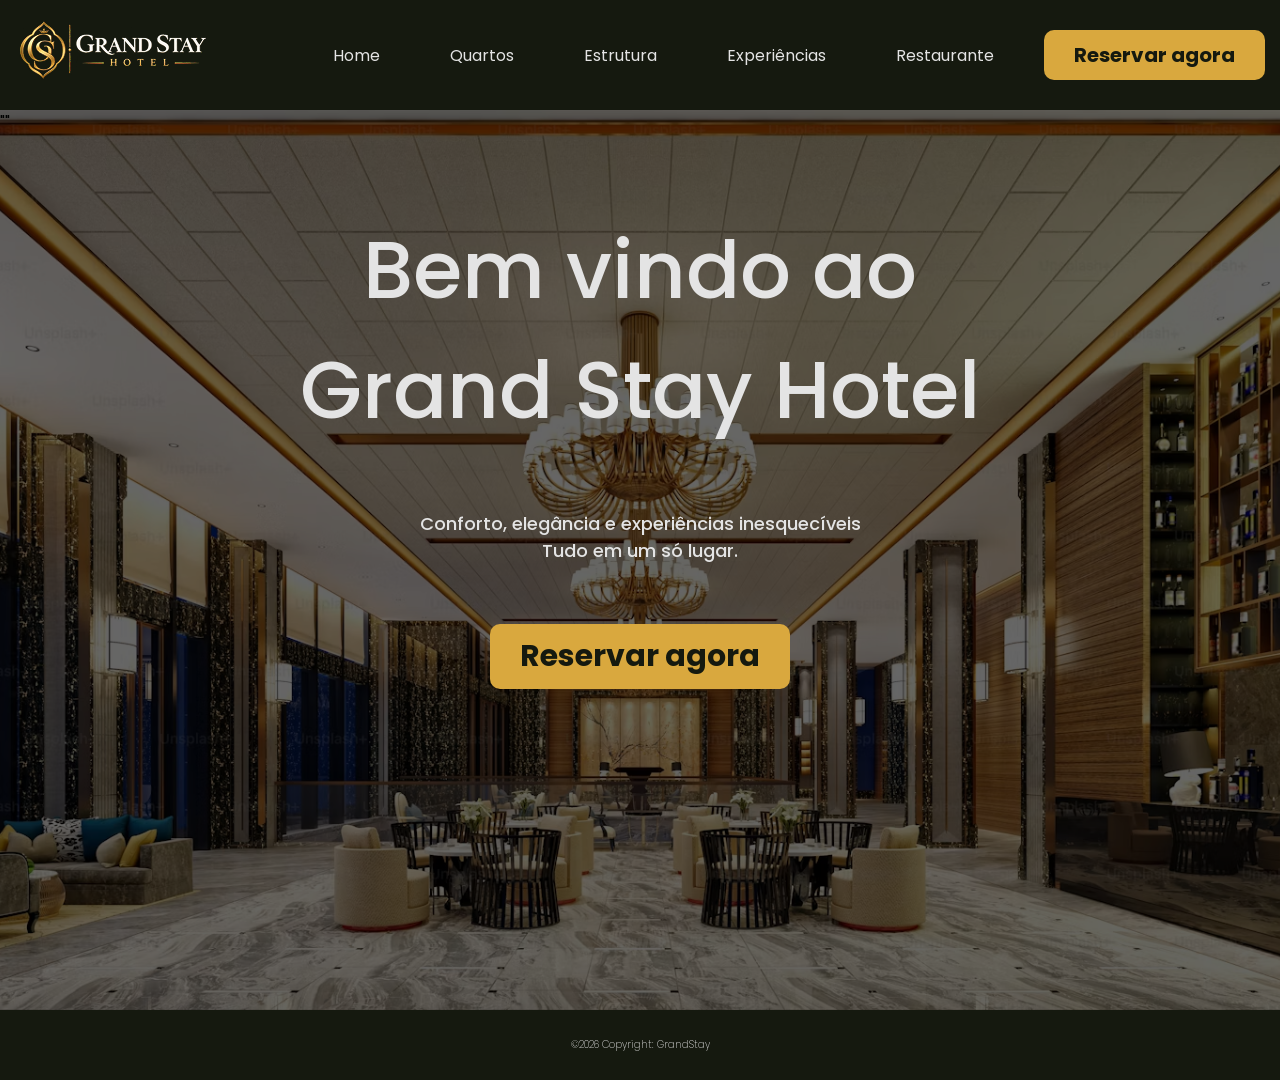
<file: index.html>
<!DOCTYPE html>
<html lang="pt-br">

<head>
    <meta charset="UTF-8">
    <meta name="viewport" content="width=device-width, initial-scale=1.0">
    <link rel="stylesheet" href="./css/style.css">
    <link rel="icon" type="image/png" href="./assets/icon.png">
    <title>Grand-Stay</title>
</head>

<body>
    <header>
        <section class="logo">
            <a href="./index.html">
                <img src="./assets/logo-1 1.png" alt="">
            </a>
        </section>
        <section class="nav-itens">
            <input type="checkbox" id="menu-toggle">
            <label for="menu-toggle" class="menu-icon">
                <svg xmlns="http://www.w3.org/2000/svg" width="40" height="40" viewBox="0 0 24 24" fill="none"
                    stroke="currentColor" stroke-width="2" stroke-linecap="round" stroke-linejoin="round"
                    class="lucide lucide-menu-icon lucide-menu">
                    <path d="M4 5h16" />
                    <path d="M4 12h16" />
                    <path d="M4 19h16" />
                </svg>
            </label>
            <nav>
                <ul>
                    <li><a href="./index.html">Home</a></li>
                    <li><a href="./pages/rooms.html">Quartos</a></li>
                    <li><a href="./pages/structure.html">Estrutura</a></li>
                    <li><a href="./pages/experiencias.html">Experiências</a></li>
                    <li><a href="./pages/restaurant.html">Restaurante</a></li>
                    <li><a href="./pages/fun.html">Lazer</a></li>
                </ul>
            </nav>
        </section>
        <section class="btn-nav">
            <a href="./pages/rooms.html" class="btn btn-nav">Reservar agora</a>
        </section>
    </header>
    <main>
        <div class="dark-overlay">""</div>
        <section class="home">
            <h1>Bem vindo ao <br> Grand Stay Hotel</h1>
            <p>Conforto, elegância e experiências inesquecíveis Tudo em um só lugar.</p>
            <a href="./pages/rooms.html" class="btn ">Reservar agora</a>
        </section>

    </main>
    <footer>
        <p>&copy;2026 Copyright: GrandStay</p>
    </footer>
</body>

</html>
</file>
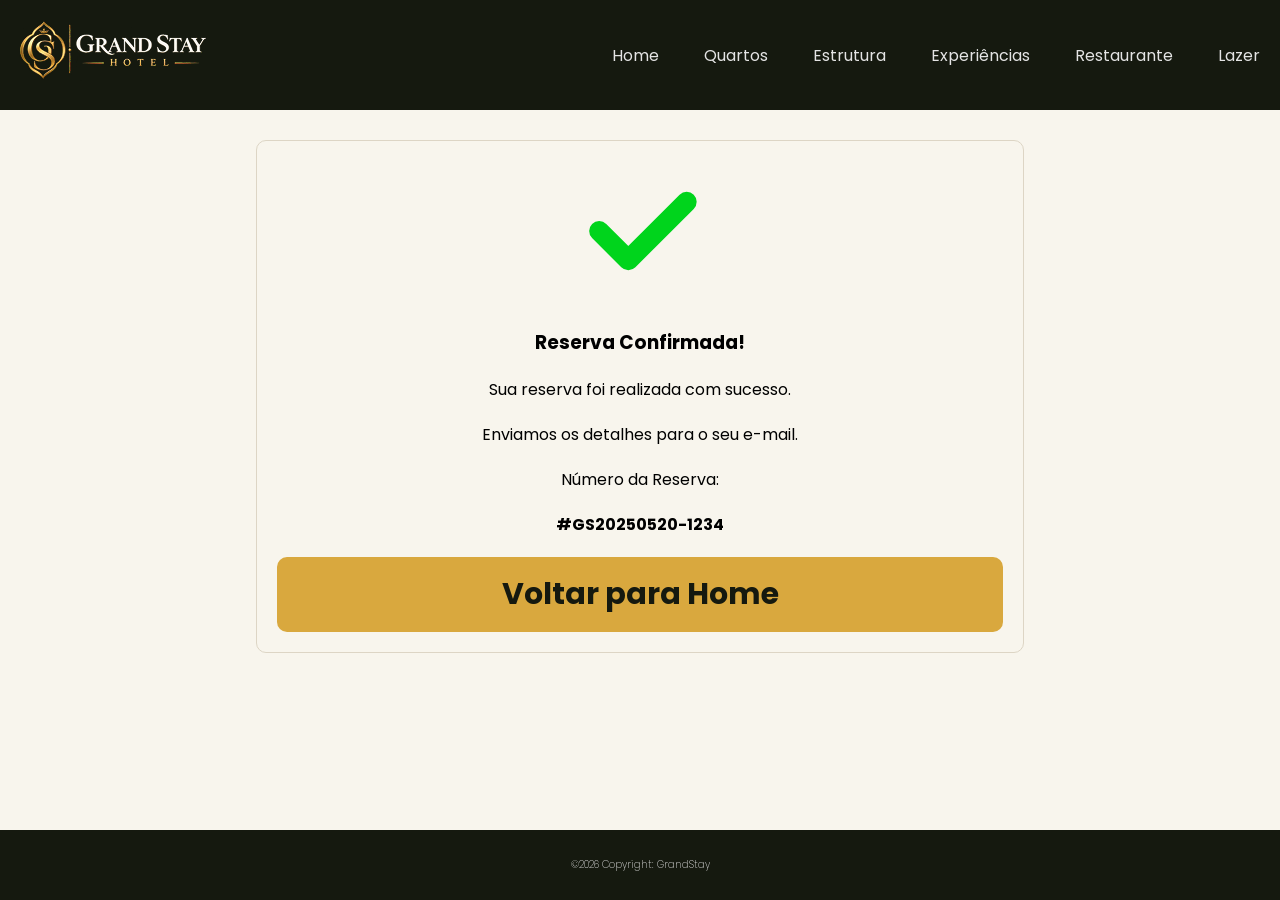
<file: pages/confirmation.html>
<!DOCTYPE html>
<html lang="en">
<head>
    <meta charset="UTF-8">
    <meta name="viewport" content="width=device-width, initial-scale=1.0">
    <link rel="icon" type="image/png" href="../assets/icon.png">
    <link rel="stylesheet" href="../css/confirmation.css">
    <title>Grand-Stay/Confirmação de Reserva</title>
</head>
<body>
    <header>
        <section class="logo">
            <a href="../index.html">
                <img src="../assets/logo-1 1.png" alt="">
            </a>
        </section>
        <section class="nav-itens">
            <input type="checkbox" id="menu-toggle">
            <label for="menu-toggle" class="menu-icon">
                <svg xmlns="http://www.w3.org/2000/svg" width="40" height="40" viewBox="0 0 24 24" fill="none"
                    stroke="currentColor" stroke-width="2" stroke-linecap="round" stroke-linejoin="round"
                    class="lucide lucide-menu-icon lucide-menu">
                    <path d="M4 5h16" />
                    <path d="M4 12h16" />
                    <path d="M4 19h16" />
                </svg>
            </label>
            <nav>
                <ul>
                    <li><a href="../index.html">Home</a></li>
                    <li><a href="../pages/rooms.html">Quartos</a></li>
                    <li><a href="../pages/structure.html">Estrutura</a></li>
                    <li><a href="../pages/experiencias.html">Experiências</a></li>
                    <li><a href="../pages/restaurant.html">Restaurante</a></li>
                    <li><a href="../pages/fun.html">Lazer</a></li>
                </ul>
            </nav>
        </section>
    </header>

    <main>
        <section>
            <article class="confirmation-wrapper">
                <figure>
                    <img src="../assets/icons/tabler-icon-check.svg" alt="">
                </figure>
                <h1>Reserva Confirmada!</h1>
                <p>Sua reserva foi realizada com sucesso.</p>
                <p>Enviamos os detalhes para o seu e-mail.</p>
                <p>Número da Reserva:</p>
                <p><strong>#GS20250520-1234</strong></p>
                <a href="../index.html" class="btn">Voltar para Home</a>
            </article>
        </section>
    </main>

    <footer>
        <p>&copy;2026 Copyright: GrandStay</p>
    </footer>
</body>
</html>
</file>
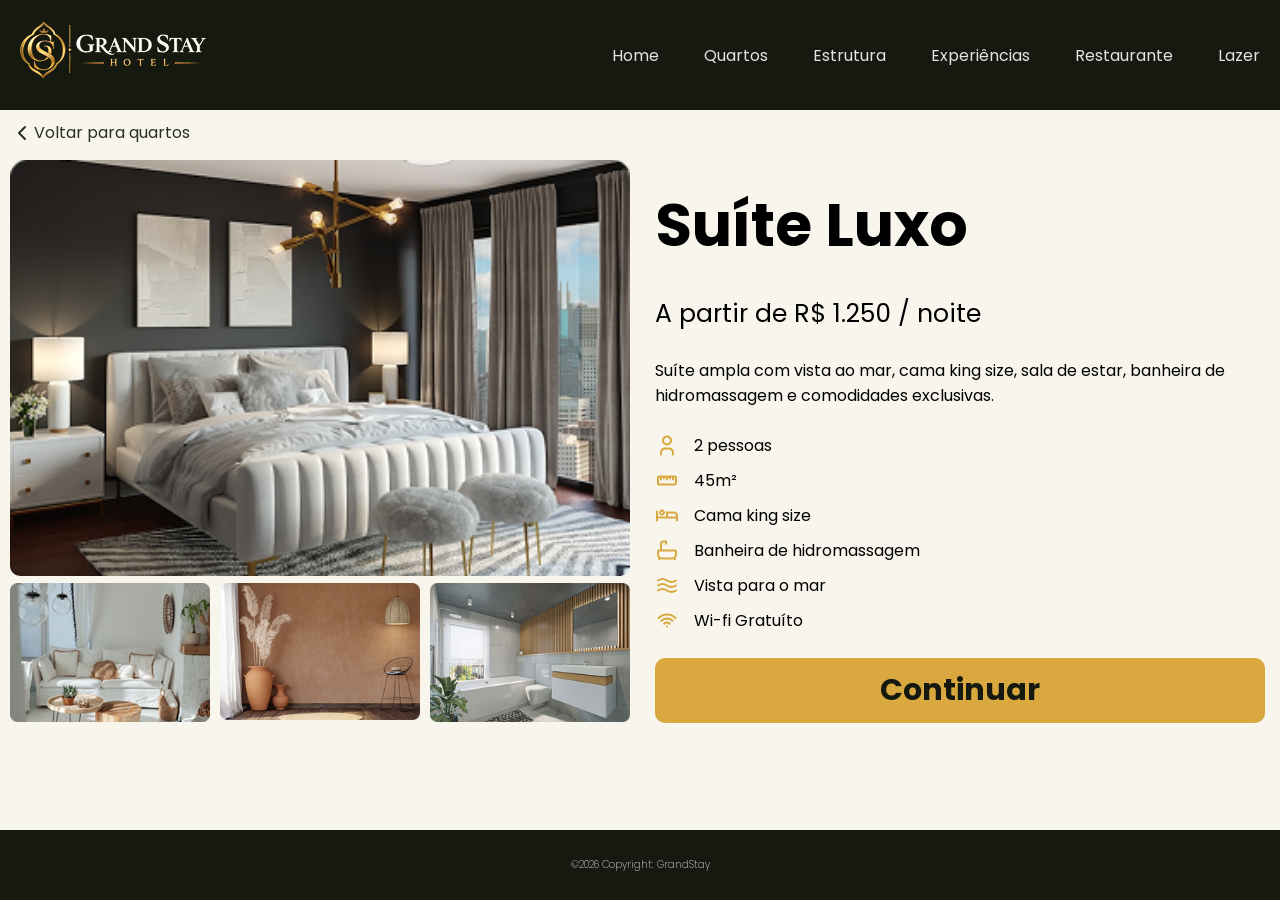
<file: pages/details.html>
<!DOCTYPE html>
<html lang="pt-br">

<head>
    <meta charset="UTF-8">
    <meta name="viewport" content="width=device-width, initial-scale=1.0">
    <link rel="stylesheet" href="../css/details.css">
    <link rel="icon" type="image/png" href="../assets/icon.png">
    <title>Grand-Stay/Room-details</title>
</head>

<body>
    <header>
        <section class="logo">
            <a href="../index.html">
                <img src="../assets/logo-1 1.png" alt="">
            </a>
        </section>
        <section class="nav-itens">
            <input type="checkbox" id="menu-toggle">
            <label for="menu-toggle" class="menu-icon">
                <svg xmlns="http://www.w3.org/2000/svg" width="40" height="40" viewBox="0 0 24 24" fill="none"
                    stroke="currentColor" stroke-width="2" stroke-linecap="round" stroke-linejoin="round"
                    class="lucide lucide-menu-icon lucide-menu">
                    <path d="M4 5h16" />
                    <path d="M4 12h16" />
                    <path d="M4 19h16" />
                </svg>
            </label>
            <nav>
                <ul>
                    <li><a href="../index.html">Home</a></li>
                    <li><a href="../pages/rooms.html">Quartos</a></li>
                    <li><a href="../pages/structure.html">Estrutura</a></li>
                    <li><a href="../pages/experiencias.html">Experiências</a></li>
                    <li><a href="../pages/restaurant.html">Restaurante</a></li>
                    <li><a href="../pages/fun.html">Lazer</a></li>
                </ul>
            </nav>
        </section>
    </header>
    <main>
        <a href="../pages/rooms.html" class="back-btn"><svg xmlns="http://www.w3.org/2000/svg" width="24" height="24" viewBox="0 0 24 24"
                fill="none" stroke="currentColor" stroke-width="2" stroke-linecap="round" stroke-linejoin="round"
                class="lucide lucide-chevron-left-icon lucide-chevron-left">
                <path d="m15 18-6-6 6-6" />
            </svg>Voltar para quartos</a>
        <div class="wrapper">
            <section class="imgs">
                <article class="hero">
                    <figure>
                        <img src="../assets/suite-luxo.png" alt="">
                    </figure>
                </article>
                <article class="img-grid">
                    <figure>
                        <img src="../assets/details-1.png" alt="">
                        <img src="../assets/details-2.png" alt="">
                        <img src="../assets/details-3.png" alt="">
                    </figure>
                </article>
            </section>
            <section class="room-info">
                <h1>Suíte Luxo</h1>
                <h5>A partir de R$ 1.250 / noite</h5>
                <p>Suíte ampla com vista ao mar, cama king size, sala de estar, banheira de hidromassagem e comodidades
                    exclusivas.</p>
                <article class="details-items">
                    <div class="details-item">
                        <img src="../assets/icons/tabler-icon-user.svg" alt="">
                        <p>2 pessoas</p>
                    </div>
                    <div class="details-item">
                        <img src="../assets/icons/tabler-icon-ruler-3.svg" alt="">
                        <p>45m²</p>
                    </div>
                    <div class="details-item">
                        <img src="../assets/icons/tabler-icon-bed.svg" alt="">
                        <p>Cama king size</p>
                    </div>
                    <div class="details-item">
                        <img src="../assets/icons/tabler-icon-bath.svg" alt="">
                        <p>Banheira de hidromassagem</p>
                    </div>
                    <div class="details-item">
                        <img src="../assets/icons/tabler-icon-wave.svg" alt="">
                        <p>Vista para o mar</p>
                    </div>
                    <div class="details-item">
                        <img src="../assets/icons/tabler-icon-wifi.svg" alt="">
                        <p>Wi-fi Gratuíto</p>
                    </div>
                </article>

                <a href="./structure.html" class="btn">Continuar</a>

            </section>
        </div>
    </main>
    <footer>
        <p>&copy;2026 Copyright: GrandStay</p>
    </footer>
</body>

</html>
</file>
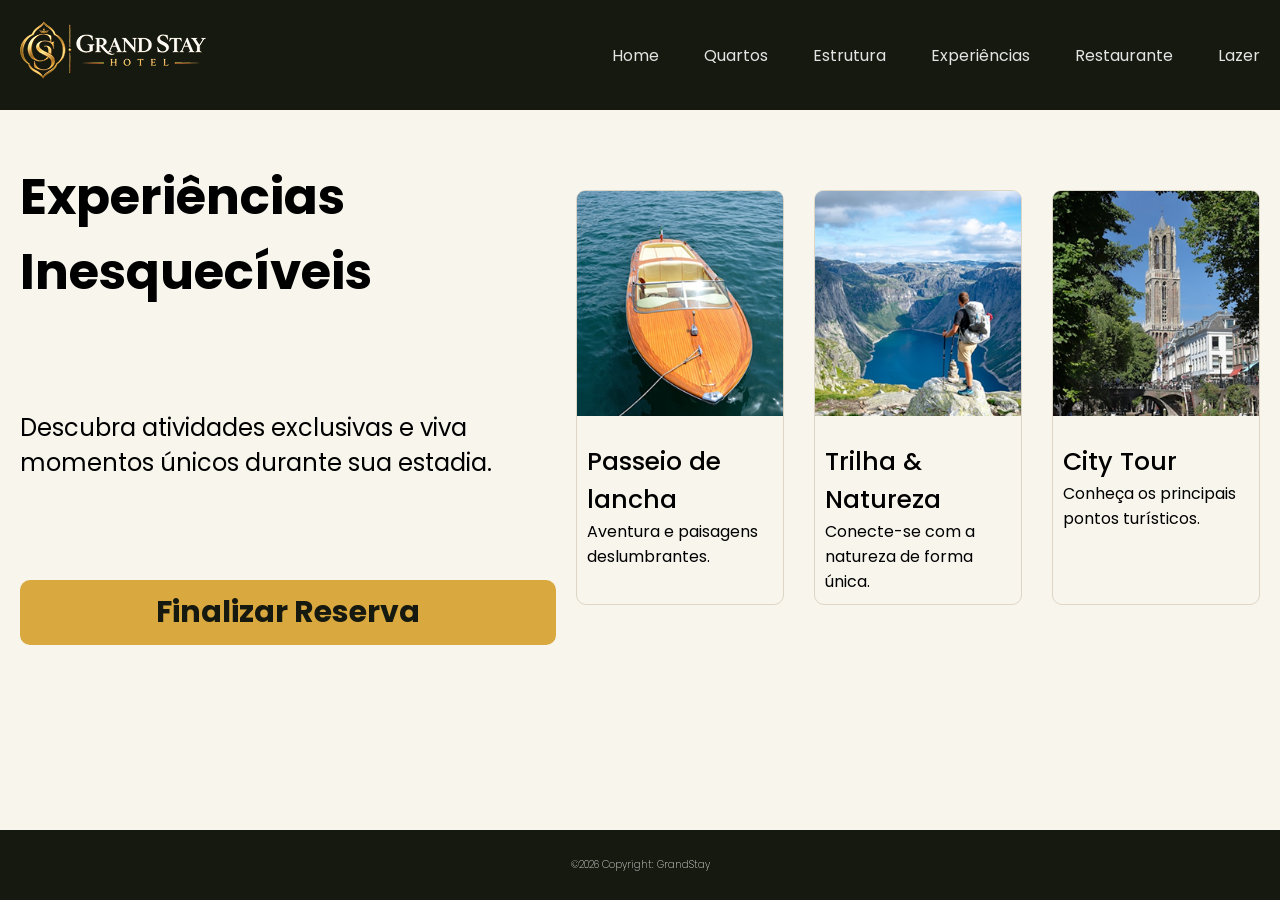
<file: pages/experiencias.html>
<!DOCTYPE html>
<html lang="pt-br">

<head>
    <meta charset="UTF-8">
    <meta name="viewport" content="width=device-width, initial-scale=1.0">
    <link rel="stylesheet" href="../css/experiencias.css">
    <link rel="icon" type="image/png" href="../assets/icon.png">
    <title>Grand-Stay/Experiências</title>
</head>

<body>
    <header>
        <section class="logo">
            <a href="../index.html">
                <img src="../assets/logo-1 1.png" alt="">
            </a>
        </section>
        <section class="nav-itens">
            <input type="checkbox" id="menu-toggle">
            <label for="menu-toggle" class="menu-icon">
                <svg xmlns="http://www.w3.org/2000/svg" width="40" height="40" viewBox="0 0 24 24" fill="none"
                    stroke="currentColor" stroke-width="2" stroke-linecap="round" stroke-linejoin="round"
                    class="lucide lucide-menu-icon lucide-menu">
                    <path d="M4 5h16" />
                    <path d="M4 12h16" />
                    <path d="M4 19h16" />
                </svg>
            </label>
            <nav>
                <ul>
                    <li><a href="../index.html">Home</a></li>
                    <li><a href="./rooms.html">Quartos</a></li>
                    <li><a href="./structure.html">Estrutura</a></li>
                    <li><a href="./experiencias.html">Experiências</a></li>
                    <li><a href="./restaurant.html">Restaurante</a></li>
                    <li><a href="./fun.html">Lazer</a></li>
                </ul>
            </nav>
        </section>
    </header>

    <main>
        <div class="experiencias-wrapper">
            <section class="experiencias-texts">
                <h1>Experiências Inesquecíveis</h1>
                <p>Descubra atividades exclusivas e viva momentos únicos durante sua estadia.</p>
                <a href="./reservation.html" class="btn btn-top">Finalizar Reserva</a>
            </section>

            <section class="cards-wrapper">
                <article class="card">
                    <figure class="card-top">
                        <img src="../assets/experiencias-1.png" alt="">
                    </figure>
                    <div class="card-bot">
                        <h5>Passeio de lancha</h5>
                        <p>Aventura e paisagens deslumbrantes.</p>
                    </div>
                </article>
                <article class="card">
                    <figure class="card-top">
                        <img src="../assets/experiencias-2.png" alt="">
                    </figure>
                    <div class="card-bot">
                        <h5>Trilha & Natureza</h5>
                        <p>Conecte-se com a natureza de forma única.</p>
                    </div>
                </article>
                <article class="card">
                    <figure class="card-top">
                        <img src="../assets/experiencias-3.png" alt="">
                    </figure>
                    <div class="card-bot">
                        <h5>City Tour</h5>
                        <p>Conheça os principais pontos turísticos.</p>
                    </div>
                </article>
            </section>
            <a href="./reservation.html" class="btn btn-bot">Finalizar Reserva</a>

        </div>
    </main>

    <footer>
        <p>&copy;2026 Copyright: GrandStay</p>
    </footer>
</body>

</html>
</file>
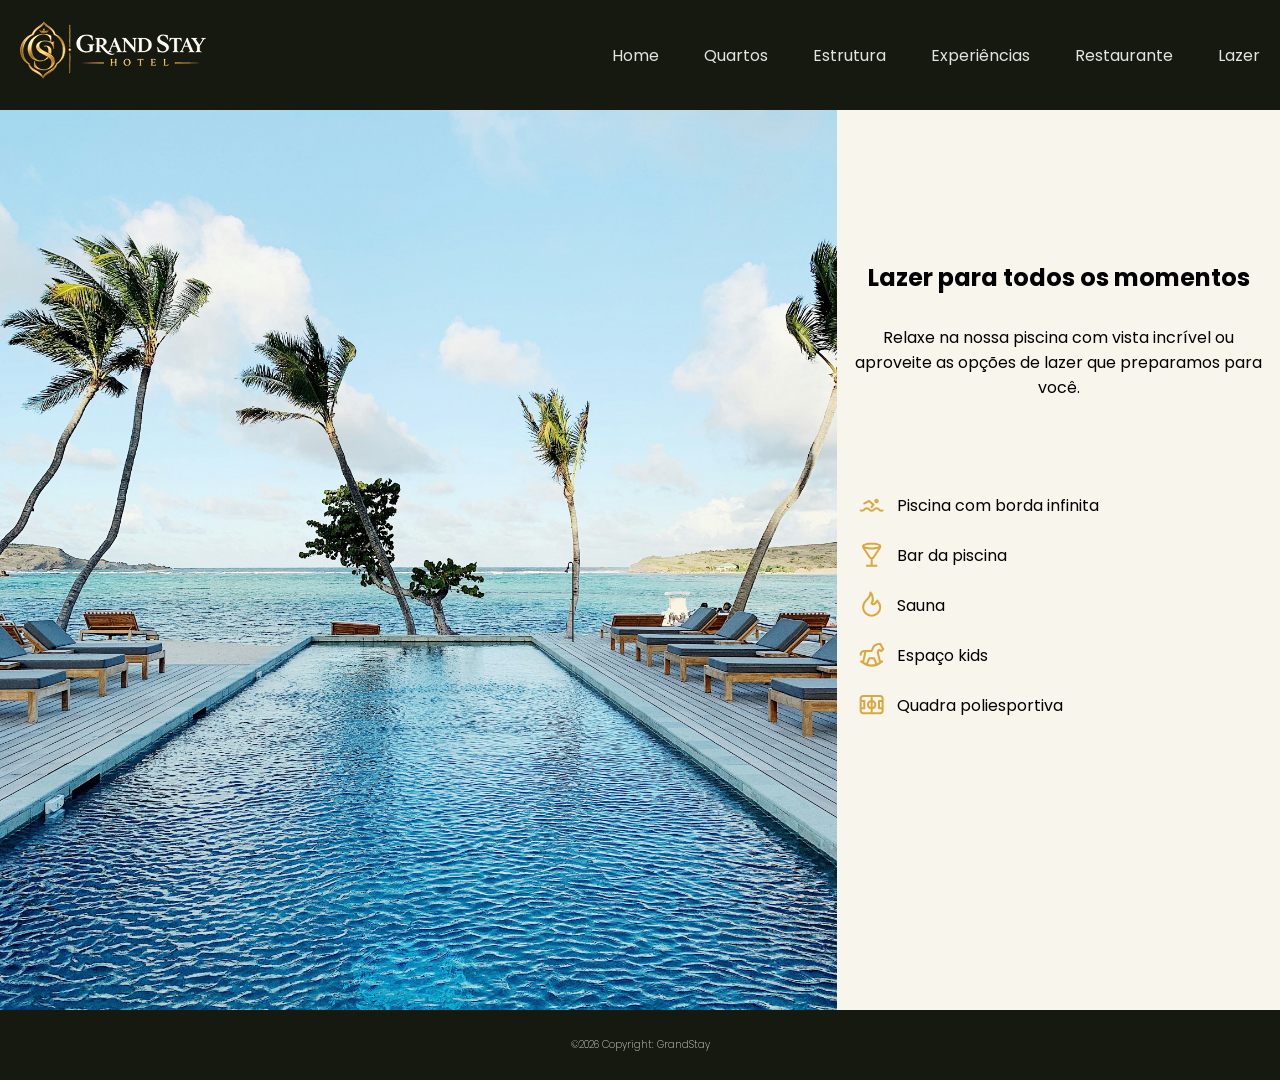
<file: pages/fun.html>
<!DOCTYPE html>
<html lang="en">

<head>
    <meta charset="UTF-8">
    <meta name="viewport" content="width=device-width, initial-scale=1.0">
    <link rel="icon" type="image/png" href="../assets/icon.png">
    <link rel="stylesheet" href="../css/fun.css">
    <title>Grand-Stay/Lazer</title>
</head>

<body>

    <header>
        <section class="logo">
            <a href="../index.html">
                <img src="../assets/logo-1 1.png" alt="">
            </a>
        </section>
        <section class="nav-itens">
            <input type="checkbox" id="menu-toggle">
            <label for="menu-toggle" class="menu-icon">
                <svg xmlns="http://www.w3.org/2000/svg" width="40" height="40" viewBox="0 0 24 24" fill="none"
                    stroke="currentColor" stroke-width="2" stroke-linecap="round" stroke-linejoin="round"
                    class="lucide lucide-menu-icon lucide-menu">
                    <path d="M4 5h16" />
                    <path d="M4 12h16" />
                    <path d="M4 19h16" />
                </svg>
            </label>
            <nav>
                <ul>
                    <li><a href="../index.html">Home</a></li>
                    <li><a href="../pages/rooms.html">Quartos</a></li>
                    <li><a href="../pages/structure.html">Estrutura</a></li>
                    <li><a href="../pages/experiencias.html">Experiências</a></li>
                    <li><a href="../pages/restaurant.html">Restaurante</a></li>
                    <li><a href="../pages/fun.html">Lazer</a></li>
                </ul>
            </nav>
        </section>
    </header>

    <main>
        <div class="wrapper">
            <section class="section-img">
                <figure>
                    <img src="../assets/piscina.jpg" alt="">
                </figure>
            </section>
            <section class="section-info">
                <h1>Lazer para todos os momentos</h1>
                <p>Relaxe na nossa piscina com vista incrível ou aproveite as opções de lazer que preparamos para você.
                </p>
                <article>
                    <div class="item-wrapper">
                        <img src="../assets/icons/tabler-icon-swimming.svg" alt="">
                        <p>Piscina com borda infinita</p>
                    </div>
                    <div class="item-wrapper">
                        <img src="../assets/icons/tabler-icon-glass-cocktail.svg" alt="">
                        <p>Bar da piscina</p>
                    </div>
                    <div class="item-wrapper">
                        <img src="../assets/icons/tabler-icon-flame.svg" alt="">
                        <p>Sauna</p>
                    </div>
                    <div class="item-wrapper">
                        <img src="../assets/icons/tabler-icon-horse-toy.svg" alt="">
                        <p>Espaço kids</p>
                    </div>
                    <div class="item-wrapper">
                        <img src="../assets/icons/tabler-icon-soccer-field.svg" alt="">
                        <p>Quadra poliesportiva</p>
                    </div>
                </article>
            </section>
        </div>
    </main>

    <footer>
        <p>&copy;2026 Copyright: GrandStay</p>
    </footer>

</body>

</html>
</file>
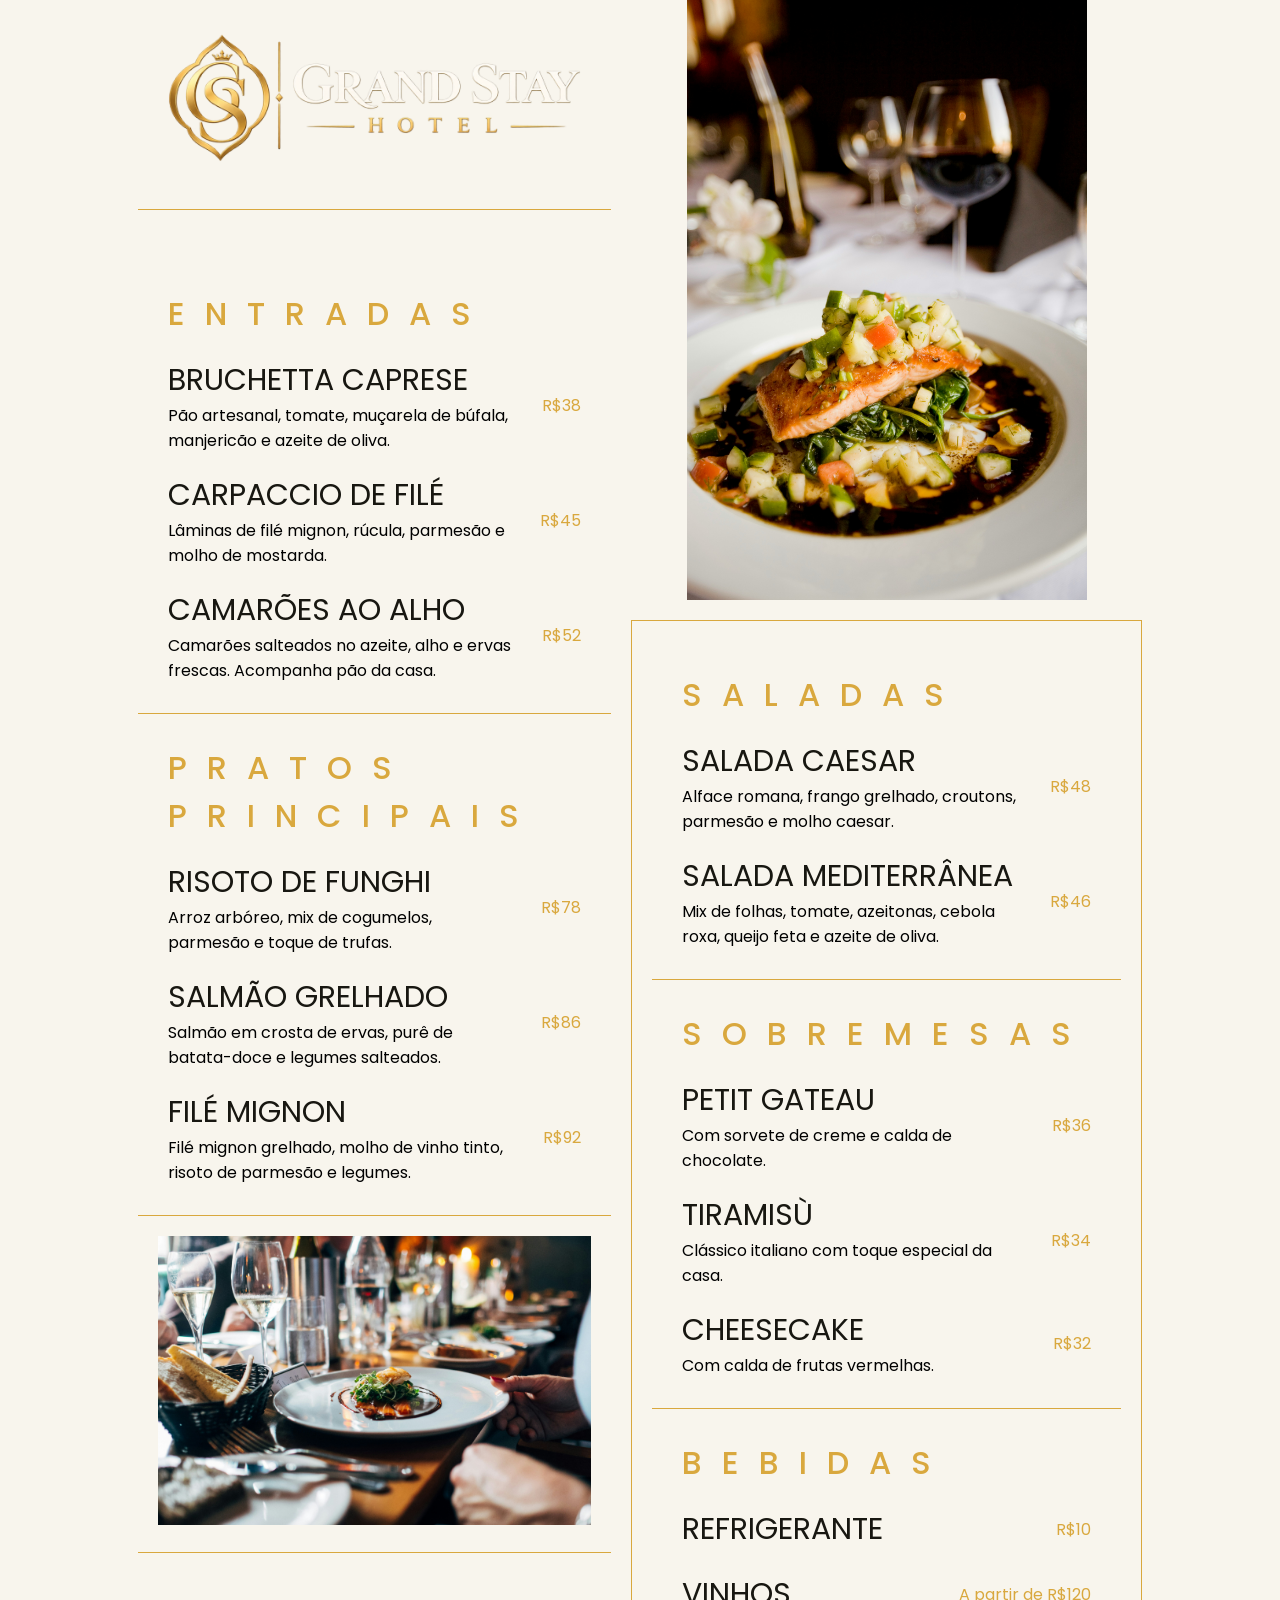
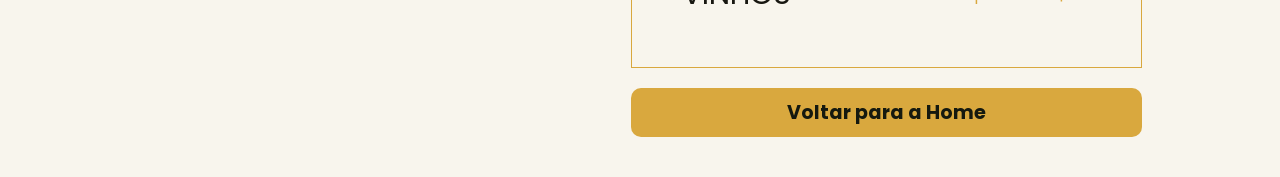
<file: pages/menu.html>
<!DOCTYPE html>
<html lang="en">

<head>
    <meta charset="UTF-8">
    <meta name="viewport" content="width=device-width, initial-scale=1.0">
    <link rel="stylesheet" href="../css/menu.css">
    <link rel="icon" type="image/png" href="../assets/icon.png">
    <title>Grand-Stay-Cardápio</title>
</head>

<body>
    <main>
        <section class="section-left">
            <figure>
                <img src="../assets/logo-1 upscaled.png" alt="">
            </figure>
            <section class="entradas">
                <h3>ENTRADAS</h3>
                <article>
                    <div>
                        <h4>BRUCHETTA CAPRESE</h4>
                        <p>Pão artesanal, tomate, muçarela de búfala,
                            manjericão e azeite de oliva.</p>
                    </div>
                    <div>
                        <p class="price">R$38</p>
                    </div>
                </article>
                <article>
                    <div>
                        <h4>CARPACCIO DE FILÉ</h4>
                        <p>Lâminas de filé mignon, rúcula, parmesão
                            e molho de mostarda.</p>
                    </div>
                    <div>
                        <p class="price">R$45</p>
                    </div>
                </article>
                <article>
                    <div>
                        <h4>CAMARÕES AO ALHO</h4>
                        <p>Camarões salteados no azeite, alho e ervas
                            frescas. Acompanha pão da casa.</p>
                    </div>
                    <div>
                        <p class="price">R$52</p>
                    </div>
                </article>
            </section>
            <hr>
            <section class="principais">
                <h3>PRATOS PRINCIPAIS</h3>
                <article>
                    <div>
                        <h4>RISOTO DE FUNGHI</h4>
                        <p>Arroz arbóreo, mix de cogumelos, parmesão
                            e toque de trufas.</p>
                    </div>
                    <div>
                        <p class="price">R$78</p>
                    </div>
                </article>
                <article>
                    <div>
                        <h4>SALMÃO GRELHADO</h4>
                        <p>Salmão em crosta de ervas, purê de batata-doce
                            e legumes salteados.</p>
                    </div>
                    <div>
                        <p class="price">R$86</p>
                    </div>
                </article>
                <article>
                    <div>
                        <h4>FILÉ MIGNON</h4>
                        <p>Filé mignon grelhado, molho de vinho tinto,
                            risoto de parmesão e legumes.</p>
                    </div>
                    <div>
                        <p class="price">R$92</p>
                    </div>
                </article>
            </section>
            <hr>
            <figure>
                <img src="../assets/menu-2.jpg" alt="">
            </figure>
        </section>
        <section class="section-right">
            <figure>
                <img src="../assets/menu-1.jpg" alt="">
            </figure>
            <aside>
                <section class="saladas">
                    <h3>SALADAS</h3>
                    <article>
                        <div>
                            <h4>SALADA CAESAR</h4>
                            <p>Alface romana, frango grelhado, croutons,
                                parmesão e molho caesar.</p>
                        </div>
                        <div>
                            <p class="price">R$48</p>
                        </div>
                    </article>
                    <article>
                        <div>
                            <h4>SALADA MEDITERRÂNEA</h4>
                            <p>Mix de folhas, tomate, azeitonas, cebola roxa, queijo feta e azeite de oliva.</p>
                        </div>
                        <div>
                            <p class="price">R$46</p>
                        </div>
                    </article>
                </section>
                <hr>
                <section class="sobremesas">
                    <h3>SOBREMESAS</h3>
                    <article>
                        <div>
                            <h4>PETIT GATEAU</h4>
                            <p>Com sorvete de creme e calda de chocolate.</p>
                        </div>
                        <div>
                            <p class="price">R$36</p>
                        </div>
                    </article>
                    <article>
                        <div>
                            <h4>TIRAMISÙ</h4>
                            <p>Clássico italiano com toque especial da casa.</p>
                        </div>
                        <div>
                            <p class="price">R$34</p>
                        </div>
                    </article>
                    <article>
                        <div>
                            <h4>CHEESECAKE</h4>
                            <p>Com calda de frutas vermelhas.</p>
                        </div>
                        <div>
                            <p class="price">R$32</p>
                        </div>
                    </article>
                </section>
                <hr>
                <section class="bebidas">
                    <h3>BEBIDAS</h3>
                    <article>
                        <div>
                            <h4>REFRIGERANTE</h4>
                        </div>
                        <div>
                            <p class="price">R$10</p>
                        </div>
                    </article>
                    <article>
                        <div>
                            <h4>VINHOS</h4>
                        </div>
                        <div>
                            <p class="price">A partir de R$120</p>
                        </div>
                    </article>
                </section>
            </aside>
            <a href="../index.html" class="btn">Voltar para a Home</a>
        </section>
    </main>
</body>

</html>
</file>
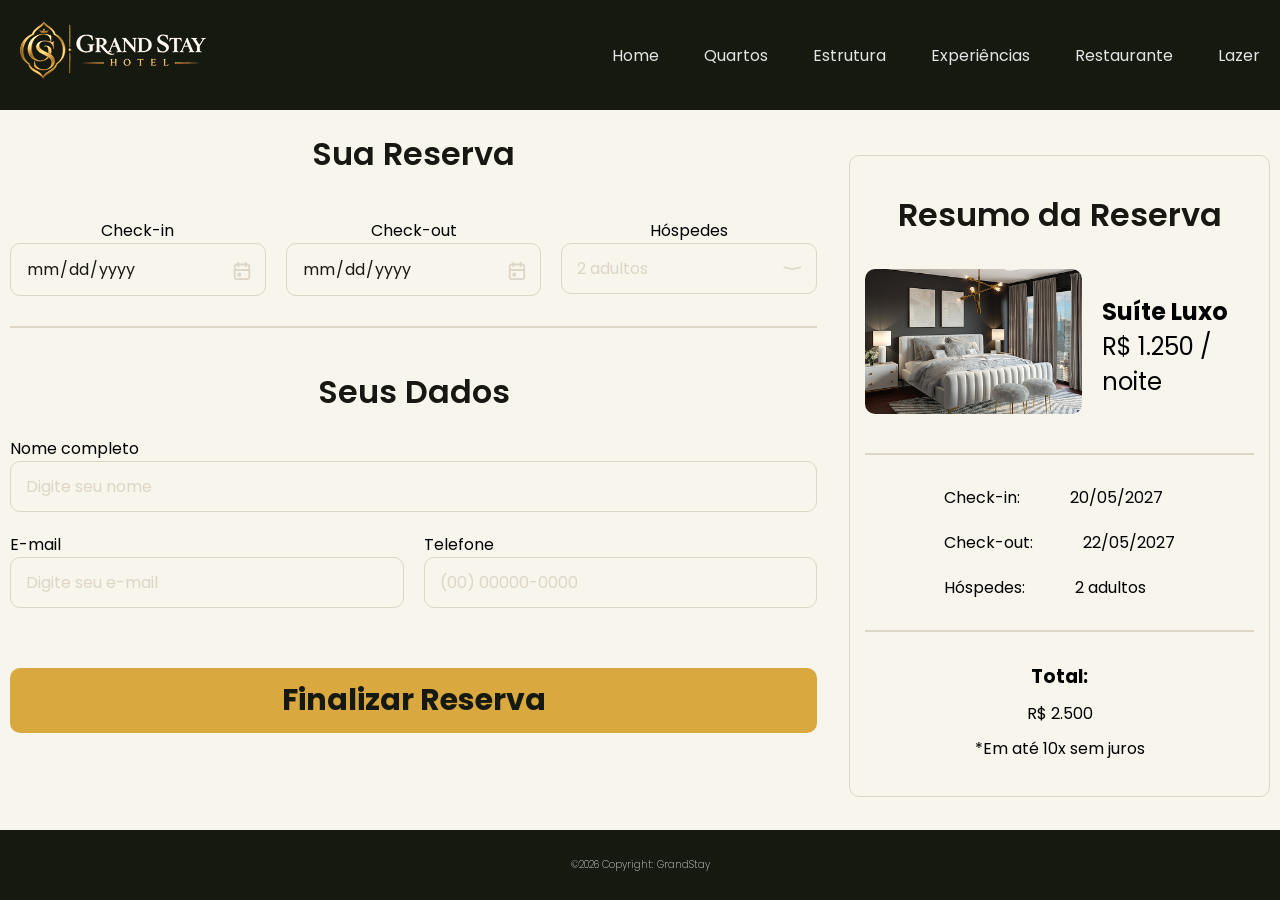
<file: pages/reservation.html>
<!DOCTYPE html>
<html lang="en">

<head>
    <meta charset="UTF-8">
    <meta name="viewport" content="width=device-width, initial-scale=1.0">
    <link rel="icon" type="image/png" href="../assets/icon.png">
    <link rel="stylesheet" href="../css/reservation.css">
    <title>Grand-Stay/Reserva</title>
</head>

<body>

    <header>
        <section class="logo">
            <a href="../index.html">
                <img src="../assets/logo-1 1.png" alt="">
            </a>
        </section>
        <section class="nav-itens">
            <input type="checkbox" id="menu-toggle">
            <label for="menu-toggle" class="menu-icon">
                <svg xmlns="http://www.w3.org/2000/svg" width="40" height="40" viewBox="0 0 24 24" fill="none"
                    stroke="currentColor" stroke-width="2" stroke-linecap="round" stroke-linejoin="round"
                    class="lucide lucide-menu-icon lucide-menu">
                    <path d="M4 5h16" />
                    <path d="M4 12h16" />
                    <path d="M4 19h16" />
                </svg>
            </label>
            <nav>
                <ul>
                    <li><a href="../index.html">Home</a></li>
                    <li><a href="./rooms.html">Quartos</a></li>
                    <li><a href="./structure.html">Estrutura</a></li>
                    <li><a href="./experiencias.html">Experiências</a></li>
                    <li><a href="./restaurant.html">Restaurante</a></li>
                    <li><a href="./fun.html">Lazer</a></li>
                </ul>
            </nav>
        </section>
    </header>

    <main>
        <section class="section-form">
            <form action="">
                <fieldset class="reservation-form">
                    <h1>Sua Reserva</h1>
                    <div class="reservation-inputs">
                        <div class="input-container">
                            <label for="check-in">Check-in</label>
                            <input type="date" id="check-in" required>
                        </div>
                        <div class="input-container">
                            <label for="check-out">Check-out</label>
                            <input type="date" id="check-out" required>
                        </div>
                        <div class="input-container">
                            <label for="guests">Hóspedes</label>
                            <input type="number" id="guests" min="1" max="10" placeholder="2 adultos">
                            <img src="../assets/icons/tabler-icon-chevron-compact-down.svg" alt="">
                        </div>
                    </div>
                </fieldset>

                <hr>

                <fieldset class="personal-info">
                    <h2>Seus Dados</h2>
                    <div class="reservation-inputs ri-div">
                        <div class="input-container">
                            <label for="name">Nome completo</label>
                            <input type="text" id="name" placeholder="Digite seu nome" required>
                        </div>
                        <div class="ri-div-bot">
                            <div class="input-container">
                                <label for="email">E-mail</label>
                                <input type="email" id="email" placeholder="Digite seu e-mail" required>
                            </div>
                            <div class="input-container">
                                <label for="phone">Telefone</label>
                                <input type="tel" id="phone" placeholder="(00) 00000-0000" required>
                            </div>
                        </div>
                    </div>
                </fieldset>
                <a href="../pages/confirmation.html" class="btn left-btn">Finalizar Reserva</a>
            </form>
        </section>

        <section class="reservation-summary-container">
            <article class="reservation-summary">
                <h2>Resumo da Reserva</h2>
                <div class="top">
                    <figure>
                        <img src="../assets/suite-luxo.png" alt="">
                    </figure>
                    <div>
                        <p><strong>Suíte Luxo</strong></p>
                        <p>R$ 1.250 / noite</p>
                    </div>
                </div>

                <hr>

                <div class="mid">
                    <dl>
                        <dt>Check-in:</dt>
                        <dd>20/05/2027</dd>
                    </dl>
                    <dl>

                        <dt>Check-out:</dt>
                        <dd>22/05/2027</dd>
                    </dl>
                    <dl>
                        <dt>Hóspedes:</dt>
                        <dd>2 adultos</dd>
                    </dl>
                </div>

                <hr>

                <div class="bot">
                    <h3>Total:</h3>
                    <p>R$ 2.500</p>
                    <p>*Em até 10x sem juros</p>
                </div>
            </article>
            <a href="../pages/confirmation.html" class="btn right-btn">Finalizar Reserva</a>
        </section>
    </main>


    <footer>
        <p>&copy;2026 Copyright: GrandStay</p>
    </footer>

</body>

</html>
</file>
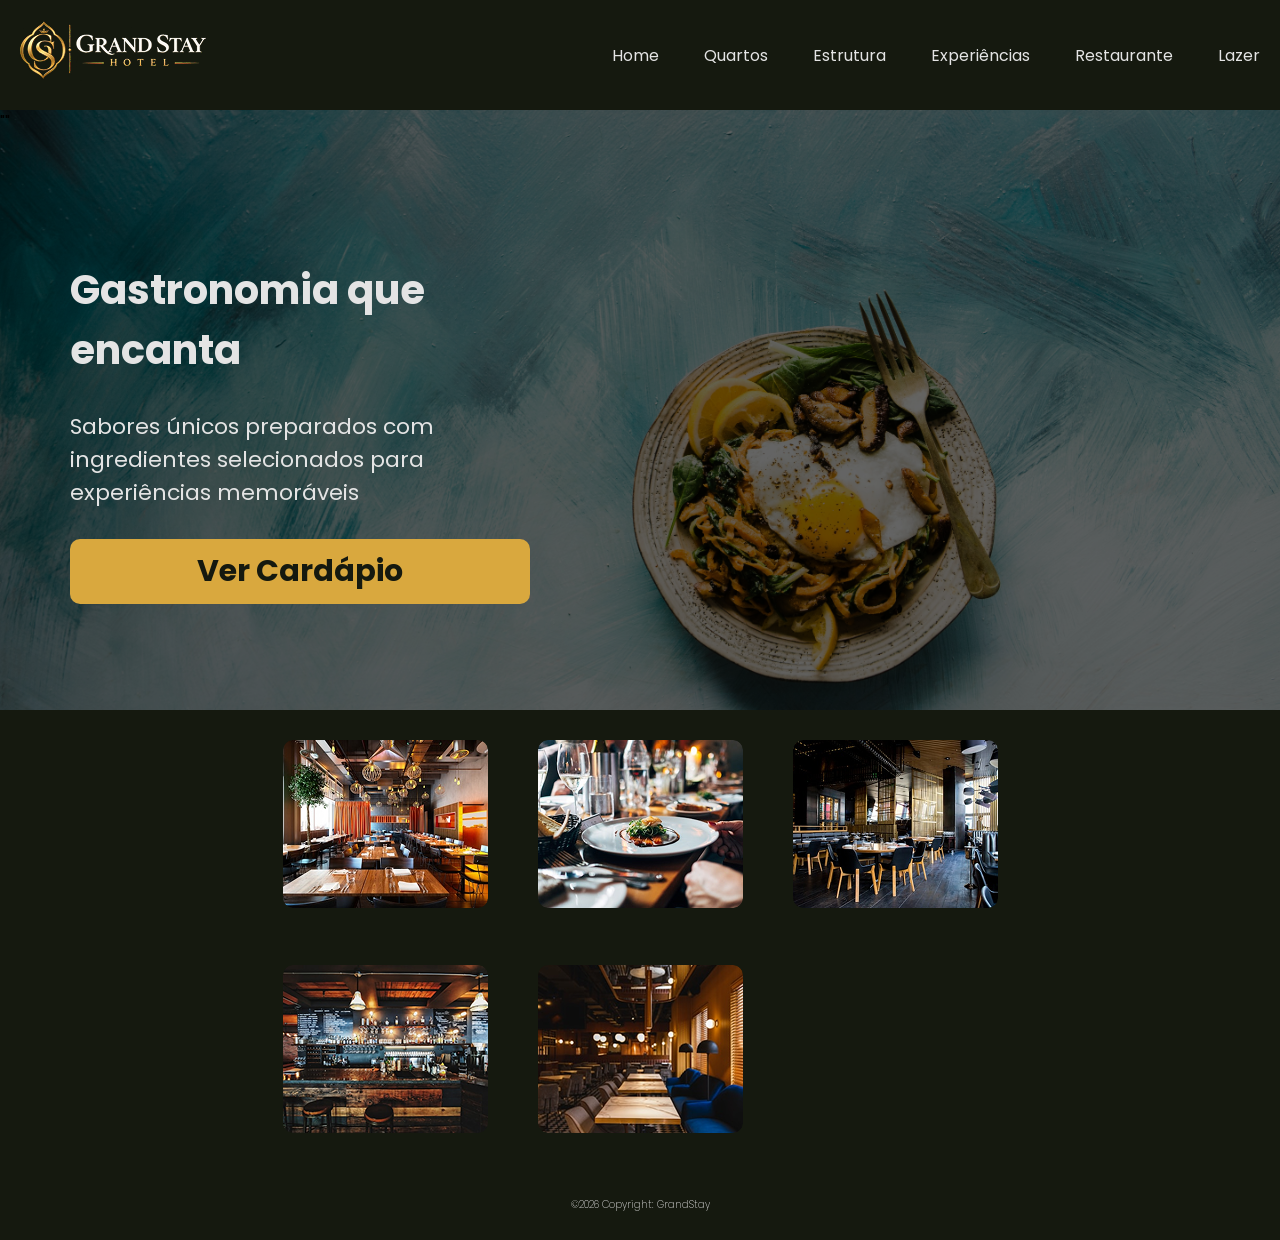
<file: pages/restaurant.html>
<!DOCTYPE html>
<html lang="en">

<head>
    <meta charset="UTF-8">
    <meta name="viewport" content="width=device-width, initial-scale=1.0">
    <link rel="stylesheet" href="../css/restaurant.css">
    <link rel="icon" type="image/png" href="../assets/icon.png">
    <title>GrandStay-Restaurante</title>
</head>

<body>
    <header>
        <section class="logo">
            <a href="../index.html">
                <img src="../assets/logo-1 1.png" alt="">
            </a>
        </section>
        <section class="nav-itens">
            <input type="checkbox" id="menu-toggle">
            <label for="menu-toggle" class="menu-icon">
                <svg xmlns="http://www.w3.org/2000/svg" width="40" height="40" viewBox="0 0 24 24" fill="none"
                    stroke="currentColor" stroke-width="2" stroke-linecap="round" stroke-linejoin="round"
                    class="lucide lucide-menu-icon lucide-menu">
                    <path d="M4 5h16" />
                    <path d="M4 12h16" />
                    <path d="M4 19h16" />
                </svg>
            </label>
            <nav>
                <ul>
                    <li><a href="../index.html">Home</a></li>
                    <li><a href="../pages/rooms.html">Quartos</a></li>
                    <li><a href="../pages/structure.html">Estrutura</a></li>
                    <li><a href="../pages/experiencias.html">Experiências</a></li>
                    <li><a href="../pages/restaurant.html">Restaurante</a></li>
                    <li><a href="../pages/fun.html">Lazer</a></li>
                </ul>
            </nav>
        </section>
    </header>

    <main>
        <section class="hero">
            <figure class="hero-figure">
                <div class="dark-overlay">""</div>
                <img src="../assets/restaurant.jpg" alt="">
                <article>
                    <h1>Gastronomia que encanta</h1>
                    <p>Sabores únicos preparados com ingredientes selecionados para experiências memoráveis</p>
                    <a href="./menu.html" class="btn">Ver Cardápio</a>
                </article>
            </figure>
        </section>
        <section class="restaurant-images-wrapper">
            <article class="restaurant-images">
                <div class="restaurant-image">
                    <img src="../assets/restaurant-1.png" alt="">
                </div>
                <div class="restaurant-image">
                    <img src="../assets/restaurant-2.png" alt="">
                </div>
                <div class="restaurant-image">
                    <img src="../assets/restaurant-3.png" alt="">
                </div>
                <div class="restaurant-image">
                    <img src="../assets/restaurant-4.png" alt="">
                </div>
                <div class="restaurant-image">
                    <img src="../assets/restaurant-5.png" alt="">
                </div>
            </article>
        </section>
    </main>

    <footer>
        <p>&copy;2026 Copyright: GrandStay</p>
    </footer>

</body>

</html>
</file>
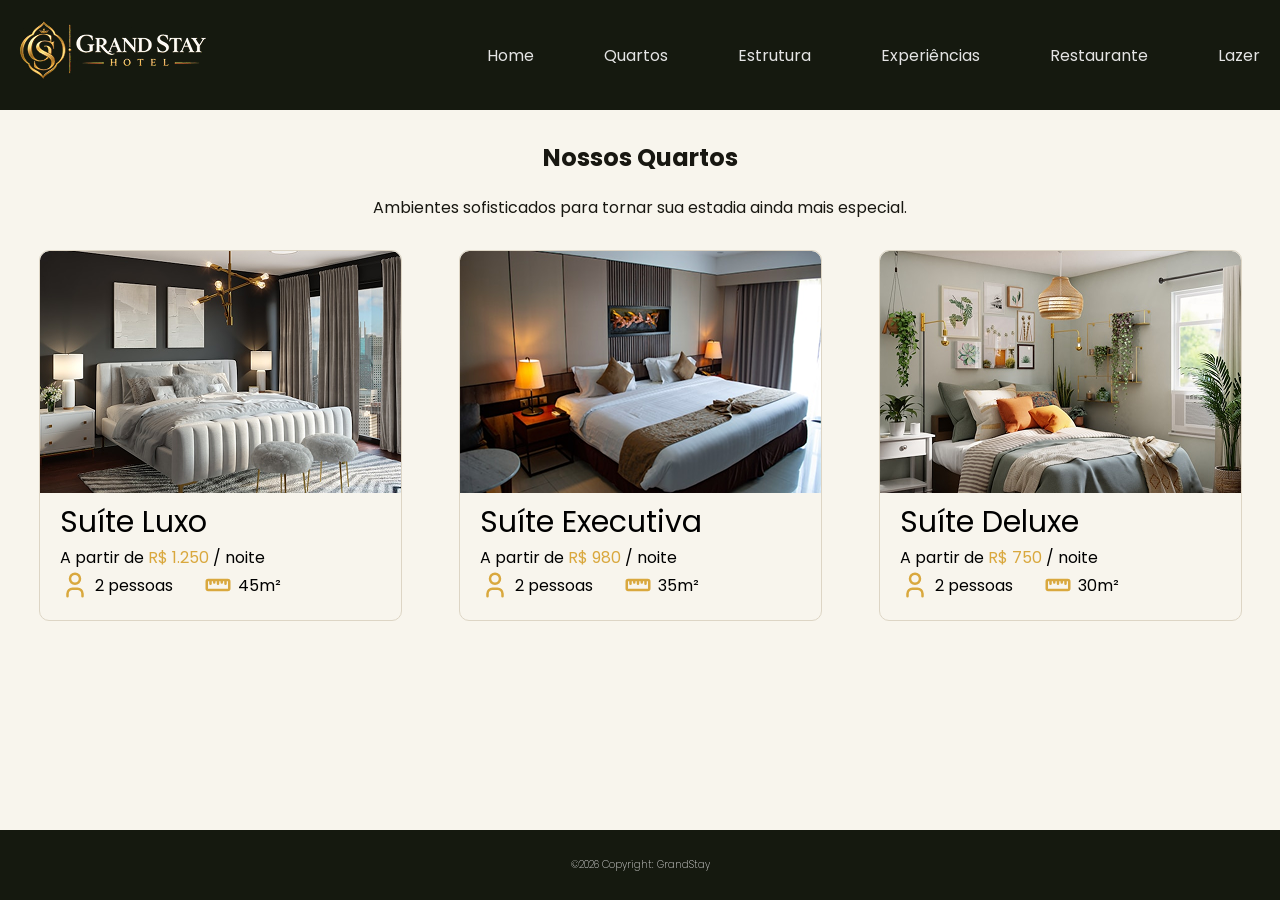
<file: pages/rooms.html>
<!DOCTYPE html>
<html lang="pt-br">

<head>
    <meta charset="UTF-8">
    <meta name="viewport" content="width=device-width, initial-scale=1.0">
    <link rel="stylesheet" href="../css/rooms.css">
    <link rel="icon" type="image/png" href="../assets/icon.png">
    <title>Grand-Stay/Nossos-Quartos</title>
</head>

<body>
    <header>
        <section class="logo">
            <a href="../index.html">
                <img src="../assets/logo-1 1.png" alt="">
            </a>
        </section>
        <section class="nav-itens">
            <input type="checkbox" id="menu-toggle">
            <label for="menu-toggle" class="menu-icon">
                <svg xmlns="http://www.w3.org/2000/svg" width="40" height="40" viewBox="0 0 24 24" fill="none"
                    stroke="currentColor" stroke-width="2" stroke-linecap="round" stroke-linejoin="round"
                    class="lucide lucide-menu-icon lucide-menu">
                    <path d="M4 5h16" />
                    <path d="M4 12h16" />
                    <path d="M4 19h16" />
                </svg>
            </label>
            <nav>
                <ul>
                    <li><a href="../index.html">Home</a></li>
                    <li><a href="./rooms.html">Quartos</a></li>
                    <li><a href="./structure.html">Estrutura</a></li>
                    <li><a href="./experiencias.html">Experiências</a></li>
                    <li><a href="./restaurant.html">Restaurante</a></li>
                    <li><a href="../pages/fun.html">Lazer</a></li>
                </ul>
            </nav>
        </section>
    </header>

    <main class="rooms">
        <section class="rooms-top">
            <h1>Nossos Quartos</h1>
            <p>Ambientes sofisticados para tornar sua estadia ainda mais especial.</p>
        </section>
        <section class="rooms-bot">
            <article class="room-card">
                <div class="dark-overlay">
                    <a href="../pages/details.html"><h3>Ver Quarto</h3></a>
                </div>

                <figure class="card-img">
                    <img src="../assets/suite-luxo.png" alt="">
                </figure>
                <div class="card-info">
                    <h5>Suíte Luxo</h5>
                    <p>A partir de <span>R$ 1.250</span> / noite</p>
                    <div class="card-info-icon">
                        <div class="card-info-icon-1">
                            <img src="../assets/icons/tabler-icon-user.svg" alt="">
                            <p>2 pessoas</p>
                        </div>
                        <div class="card-info-icon-1">
                            <img src="../assets/icons/tabler-icon-ruler-3.svg" alt="">
                            <p>45m²</p>
                        </div>
                    </div>
                </div>
            </article>
            <article class="room-card">
                <div class="dark-overlay">
                    <a href="../pages/details.html"><h3>Ver Quarto</h3></a>
                </div>

                <figure class="card-img">
                    <img src="../assets/suite-executiva.png" alt="">
                </figure>
                <div class="card-info">
                    <h5>Suíte Executiva</h5>
                    <p>A partir de <span>R$ 980</span> / noite</p>
                    <div class="card-info-icon">
                        <div class="card-info-icon-1">
                            <img src="../assets/icons/tabler-icon-user.svg" alt="">
                            <p>2 pessoas</p>
                        </div>
                        <div class="card-info-icon-1">
                            <img src="../assets/icons/tabler-icon-ruler-3.svg" alt="">
                            <p>35m²</p>
                        </div>
                    </div>
                </div>
            </article>
            <article class="room-card">
                <div class="dark-overlay">
                    <a href="../pages/details.html"><h3>Ver Quarto</h3></a>
                </div>

                <figure class="card-img">
                    <img src="../assets/suite-deluxe.png" alt="">
                </figure>
                <div class="card-info">
                    <h5>Suíte Deluxe</h5>
                    <p>A partir de <span>R$ 750</span> / noite</p>
                    <div class="card-info-icon">
                        <div class="card-info-icon-1">
                            <img src="../assets/icons/tabler-icon-user.svg" alt="">
                            <p>2 pessoas</p>
                        </div>
                        <div class="card-info-icon-1">
                            <img src="../assets/icons/tabler-icon-ruler-3.svg" alt="">
                            <p>30m²</p>
                        </div>
                    </div>
                </div>
            </article>
        </section>
    </main>

    <footer>
        <p>&copy;2026 Copyright: GrandStay</p>
    </footer>
</body>

</html>
</file>
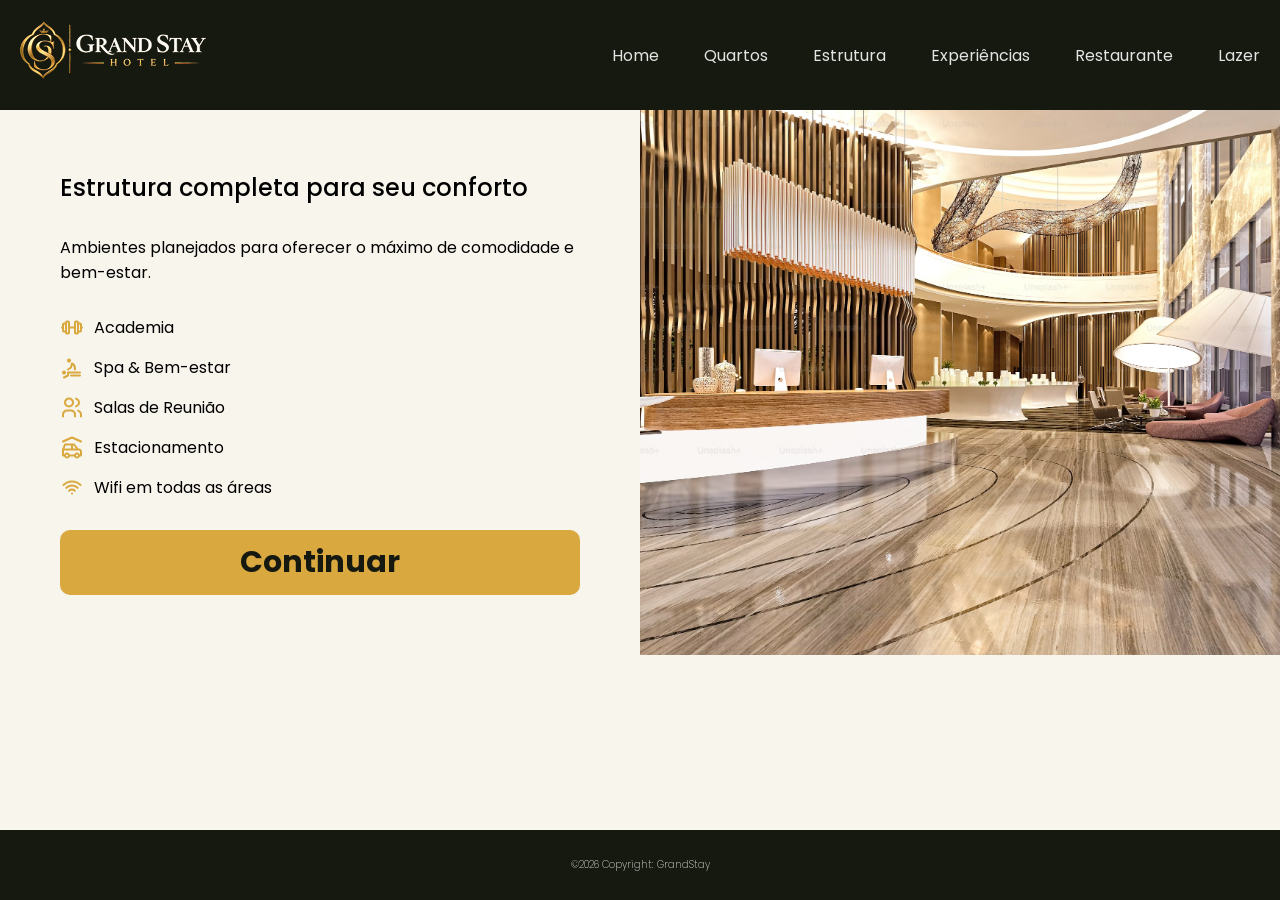
<file: pages/structure.html>
<!DOCTYPE html>
<html lang="pt-br">

<head>
    <meta charset="UTF-8">
    <meta name="viewport" content="width=device-width, initial-scale=1.0">
    <link rel="icon" type="image/png" href="../assets/icon.png">
    <link rel="stylesheet" href="../css/structure.css">
    <link rel="icon" type="image/png" href="../assets/icon.png">
    <title>Grand/Stay - Estrutura</title>
</head>

<body>
    <header>
        <section class="logo">
            <a href="../index.html">
                <img src="../assets/logo-1 1.png" alt="">
            </a>
        </section>
        <section class="nav-itens">
            <input type="checkbox" id="menu-toggle">
            <label for="menu-toggle" class="menu-icon">
                <svg xmlns="http://www.w3.org/2000/svg" width="40" height="40" viewBox="0 0 24 24" fill="none"
                    stroke="currentColor" stroke-width="2" stroke-linecap="round" stroke-linejoin="round"
                    class="lucide lucide-menu-icon lucide-menu">
                    <path d="M4 5h16" />
                    <path d="M4 12h16" />
                    <path d="M4 19h16" />
                </svg>
            </label>
            <nav>
                <ul>
                    <li><a href="../index.html">Home</a></li>
                    <li><a href="./rooms.html">Quartos</a></li>
                    <li><a href="./structure.html">Estrutura</a></li>
                    <li><a href="./experiencias.html">Experiências</a></li>
                    <li><a href="./restaurant.html">Restaurante</a></li>
                    <li><a href="../pages/fun.html">Lazer</a></li>
                </ul>
            </nav>
        </section>
    </header>

    <main>
        <div class="wrapper">
            <section class="structure-img">
                <figure>
                    <img src="../assets/structure-img-good-quality.png" alt="">
                </figure>
            </section>
            <section class="structure-info">
                <h1>Estrutura completa para seu conforto</h1>
                <p>Ambientes planejados para oferecer o máximo de comodidade e bem-estar.</p>
                <article class="structure-items">
                    <div class="structure-item">
                        <img src="../assets/icons/tabler-icon-barbell.svg" alt="">
                        <p>Academia</p>
                    </div>
                    <div class="structure-item">
                        <img src="../assets/icons/tabler-icon-massage.svg" alt="">
                        <p>Spa & Bem-estar</p>
                    </div>
                    <div class="structure-item">
                        <img src="../assets/icons/tabler-icon-users.svg" alt="">
                        <p>Salas de Reunião</p>
                    </div>
                    <div class="structure-item">
                        <img src="../assets/icons/tabler-icon-car-garage.svg" alt="">
                        <p>Estacionamento</p>
                    </div>
                    <div class="structure-item">
                        <img src="../assets/icons/tabler-icon-wifi.svg" alt="">
                        <p>Wifi em todas as áreas</p>
                    </div>
                </article>
                <a href="./experiencias.html" class="btn">Continuar</a>
            </section>
        </div>
    </main>

    <footer>
        <p>&copy;2026 Copyright: GrandStay</p>
    </footer>
</body>

</html>
</file>
<file: css/style.css>
@import url('https://fonts.googleapis.com/css2?family=Poppins:ital,wght@0,100;0,200;0,300;0,400;0,500;0,600;0,700;0,800;0,900;1,100;1,200;1,300;1,400;1,500;1,600;1,700;1,800;1,900&display=swap');

html {
    scroll-behavior: smooth;
}

* {
    padding: 0;
    margin: 0;
    box-sizing: border-box;
    font-family: 'Poppins', sans-serif;
}

:root {
    --primary: #15190F;
    --secondary: #29301F;
    --accent: #D9A83E;
    --background: #F8F5ED;
    --text: #181711;
    --text-2: #E4E4E4;
    --border: #DDD5C5;
}

/* HEADER */

header {
    background-color: var(--primary);
    display: flex;
    justify-content: space-between;
    align-items: center;
    padding: 15px;
    position: relative;

    svg {
        color: var(--accent);
    }
}

.menu-icon {
    display: block;
}

nav {
    position: absolute;
    top: 100%;
    left: 0;
    width: 100%;
    background-color: var(--primary);
    max-height: 0;
    overflow: hidden;
    transition: 0.3s ease;
    z-index: 10000;
}

nav ul {
    display: flex;
    flex-direction: column;
    gap: 20px;
    padding: 20px;
    list-style: none;
    text-align: center;
}

nav a {
    display: block;
    padding: 12px 5px;
    color: var(--text-2);
    text-decoration: none;

    &:hover {
        background-color: var(--background);
        color: var(--primary);
        border-radius: 10px;
    }
}

#menu-toggle {
    display: none;
}

#menu-toggle:checked~nav {
    max-height: 600px;
}

/* HEADER */



/* BOTÃO */

.btn {
    background-color: var(--accent);
    color: var(--primary);
    text-decoration: none;
    padding: 10px 30px;
    font-weight: bold;
    font-size: larger;
    border-radius: 10px;
    transition: .3s;

    &:hover {
        background-color: var(--primary);
        color: var(--accent);
    }
}

.btn-nav {
    display: none;
}

/* BOTÃO */


main {
    height: 100vh;
    background-image: url('../assets/home.png');
    background-size: cover;
    background-repeat: no-repeat;
    background-position: center;
    position: relative;
}

.dark-overlay {
    position: absolute;
    inset: 0;
    background: rgba(0, 0, 0, .60);
}

.home {
    display: flex;
    flex-direction: column;
    align-items: center;
    justify-content: center;
    gap: 50px;
    position: relative;
}

.home h1 {
    margin-top: 100px;
    font-size: 40px;
}

.home p {
    max-width: 300px;
}

.home h1,
p {
    text-align: center;
    color: var(--text-2);
    font-weight: 500;
}

footer {
    background-color: var(--primary);
    color: var(--text-2);
    height: 70px;
    display: flex;
    align-items: center;
    justify-content: center;
}

footer p {
    font-weight: 200;
    font-size: 10px;
}

@media (min-width: 768px) {
    .home h1 {
        margin-top: 100px;
        font-size: 60px;
    }

    .home p {
        max-width: 300px;
        font-size: 16px;
    }

  
}

@media (min-width: 1024px) {

    header {
        background-color: var(--primary);
        display: flex;
        justify-content: space-between;
        align-items: center;
        padding: 15px;
        position: relative;
    }

    .btn {
        margin-top: 0px;
        font-size: 30px;
    }

    .btn-nav {
        display: flex;
        align-items: center;
        justify-content: right;
        border-radius: 10px;
        margin-top: 0;
        font-size: 20px;
        /* background-color: red; */
        max-width: 300px;
    }

    .menu-icon {
        display: none;
    }

    nav {
        position: static;
        width: auto;
        max-height: none;
        overflow: visible;
        background-color: transparent;
    }

    nav ul {
        flex-direction: row;
        align-items: center;
        gap: 35px;
        padding: 0;
    }

    .nav-itens {
        /* background-color: red; */
        max-width: 600px;
    }

    .logo {
        /* background-color: red; */
        max-width: 300px;
    }



   .home h1 {
        margin-top: 100px;
        font-size: 80px;
    }


    .home p {
        max-width: 450px;
        font-size: large;
    }

    .home {
        gap: 60px;
    }

}

@media (min-width: 1200px) {
      nav ul {
       gap: 60px;
    }
}
</file>
<file: css/confirmation.css>
@import url('https://fonts.googleapis.com/css2?family=Poppins:ital,wght@0,100;0,200;0,300;0,400;0,500;0,600;0,700;0,800;0,900;1,100;1,200;1,300;1,400;1,500;1,600;1,700;1,800;1,900&display=swap');

html {
    scroll-behavior: smooth;
}

* {
    padding: 0;
    margin: 0;
    box-sizing: border-box;
    font-family: 'Poppins', sans-serif;
}

:root {
    --primary: #15190F;
    --secondary: #29301F;
    --accent: #D9A83E;
    --background: #F8F5ED;
    --text: #181711;
    --text-2: #E4E4E4;
    --border: #DDD5C5;
}

body {
    background-color: var(--background);
    min-height: 100vh;
    display: flex;
    flex-direction: column;
}



/* HEADER */

header {
    background-color: var(--primary);
    display: flex;
    justify-content: space-between;
    align-items: center;
    padding: 15px;
    position: relative;

    svg {
        color: var(--accent);
    }
}

.menu-icon {
    display: block;
}

nav {
    position: absolute;
    top: 100%;
    left: 0;
    width: 100%;
    background-color: var(--primary);
    max-height: 0;
    overflow: hidden;
    transition: 0.3s ease;
    z-index: 10000;
}

nav ul {
    display: flex;
    flex-direction: column;
    gap: 20px;
    padding: 20px;
    list-style: none;
    text-align: center;
}

nav a {
    display: block;
    padding: 12px 5px;
    color: var(--text-2);
    text-decoration: none;

    &:hover {
        background-color: var(--background);
        color: var(--primary);
        border-radius: 10px;
    }
}

#menu-toggle {
    display: none;
}

#menu-toggle:checked~nav {
    max-height: 600px;
}

/* HEADER */

main {
    padding: 0 10px;
    flex: 1;
}

/* BOTÃO */

.btn {
    background-color: var(--accent);
    color: var(--primary);
    text-decoration: none;
    padding: 10px 30px;
    font-weight: bold;
    font-size: larger;
    border-radius: 10px;
    transition: .3s;
    text-align: center;

    &:hover {
        background-color: var(--primary);
        color: var(--accent);
    }
}

.btn-nav {
    display: none;
}

/* BOTÃO */


.confirmation-wrapper {
    display: flex;
    flex-direction: column;
    align-items: center;
    justify-content: center;
    border: 1px solid var(--border);
    border-radius: 10px;
    gap: 20px;
    padding: 20px;
    text-align: center;
    margin-top: 30px;
}
.confirmation-wrapper a {
    width: 100%;
    padding: 15px 0;
}

@media (min-width: 768px) {
    .confirmation-wrapper {
        max-width: 768px;
        margin: 30px auto;
    }
}



















/* FOOTER */
footer {
    width: 100%;
    background-color: var(--primary);
    color: var(--text-2);
    height: 70px;
    display: flex;
    align-items: center;
    justify-content: center;
}

footer p {
    font-weight: 200;
    font-size: 10px;
}

/* FOOTER */



@media (min-width: 1024px) {
    header {
        background-color: var(--primary);
        display: flex;
        justify-content: space-between;
        align-items: center;
        padding: 15px;
        position: relative;
    }

    .btn {
        margin-top: 0px;
        font-size: 30px;
    }



    .menu-icon {
        display: none;
    }

    nav {
        position: static;
        width: auto;
        max-height: none;
        overflow: visible;
        background-color: transparent;
    }

    nav ul {
        flex-direction: row;
        align-items: center;
        gap: 35px;
        padding: 0;
    }

    .nav-itens {
        /* background-color: red; */
        max-width: 900px;
    }

    .logo {
        /* background-color: red; */
        max-width: 300px;
    }
}
</file>
<file: css/details.css>
@import url('https://fonts.googleapis.com/css2?family=Poppins:ital,wght@0,100;0,200;0,300;0,400;0,500;0,600;0,700;0,800;0,900;1,100;1,200;1,300;1,400;1,500;1,600;1,700;1,800;1,900&display=swap');

html {
    scroll-behavior: smooth;
}

* {
    padding: 0;
    margin: 0;
    box-sizing: border-box;
    font-family: 'Poppins', sans-serif;
}

:root {
    --primary: #15190F;
    --secondary: #29301F;
    --accent: #D9A83E;
    --background: #F8F5ED;
    --text: #181711;
    --text-2: #E4E4E4;
    --border: #DDD5C5;
}

body {
    background-color: var(--background);
    min-height: 100vh;
    display: flex;
    flex-direction: column;
}



/* HEADER */

header {
    background-color: var(--primary);
    display: flex;
    justify-content: space-between;
    align-items: center;
    padding: 15px;
    position: relative;

    svg {
        color: var(--accent);
    }
}

.menu-icon {
    display: block;
}

nav {
    position: absolute;
    top: 100%;
    left: 0;
    width: 100%;
    background-color: var(--primary);
    max-height: 0;
    overflow: hidden;
    transition: 0.3s ease;
    z-index: 10000;
}

nav ul {
    display: flex;
    flex-direction: column;
    gap: 20px;
    padding: 20px;
    list-style: none;
    text-align: center;
}

nav a {
    display: block;
    padding: 12px 5px;
    color: var(--text-2);
    text-decoration: none;

    &:hover {
        background-color: var(--background);
        color: var(--primary);
        border-radius: 10px;
    }
}

#menu-toggle {
    display: none;
}

#menu-toggle:checked~nav {
    max-height: 600px;
}

/* HEADER */

main {
    padding: 0 10px;
    flex: 1;
}

/* BOTÃO */

.btn {
    background-color: var(--accent);
    color: var(--primary);
    text-decoration: none;
    padding: 10px 30px;
    font-weight: bold;
    font-size: larger;
    border-radius: 10px;
    transition: .3s;
    text-align: center;

    &:hover {
        background-color: var(--primary);
        color: var(--accent);
    }
}

.btn-nav {
    display: none;
}

/* BOTÃO */

.back-btn {
    display: flex;
    align-items: center;
    color: var(--secondary);
    text-decoration: none;
    margin-top: 10px;
}


.hero figure img {
    width: 100%;
    margin-top: 15px;
    border-radius: 10px;
}

.img-grid figure {
    display: grid;
    grid-template-columns: repeat(1, 1fr);
    gap: 10px;
}

.img-grid figure img {
    margin: 0 auto;

}

.room-info {
    margin-top: 30px;
    margin-bottom: 20px;
    display: flex;
    flex-direction: column;
    gap: 25px;
    padding: 5px;
}

.room-info h1 {
    font-size: 60px;
}

.room-info h5 {
    font-weight: 400;
    font-size: 25px;
}

.details-items {
    display: flex;
    flex-direction: column;
    gap: 10px;
}

.details-item {
    display: flex;
    gap: 15px;
}







/* FOOTER */
footer {
    width: 100%;
    background-color: var(--primary);
    color: var(--text-2);
    height: 70px;
    display: flex;
    align-items: center;
    justify-content: center;
}

footer p {
    font-weight: 200;
    font-size: 10px;
}

/* FOOTER */


@media (min-width: 768px) {
    .img-grid figure {
        grid-template-columns: repeat(3, 1fr);
    }

    .img-grid figure img {
        width: 100%;
    }
}


@media (min-width: 1024px) {
    header {
        background-color: var(--primary);
        display: flex;
        justify-content: space-between;
        align-items: center;
        padding: 15px;
        position: relative;
    }

    .btn {
        margin-top: 0px;
        font-size: 30px;
    }



    .menu-icon {
        display: none;
    }

    nav {
        position: static;
        width: auto;
        max-height: none;
        overflow: visible;
        background-color: transparent;
    }

    nav ul {
        flex-direction: row;
        align-items: center;
        gap: 35px;
        padding: 0;
    }

    .nav-itens {
        /* background-color: red; */
        max-width: 900px;
    }

    .logo {
        /* background-color: red; */
        max-width: 300px;
    }

    .wrapper {
        display: flex;
        gap: 20px
    }

    .room-info {
        width: 50%;
    }

    .imgs {
        width: 50%;
    }
}

@media (min-width: 1440px) {
    .room-info {
        height: 100%;
        gap: 50px;
    }
    .wrapper {
        height: 100vh;
        max-width: 1700px;
        margin: 0 auto;
    }
    .imgs{
        max-width: 800px;
    }
}
</file>
<file: css/experiencias.css>
@import url('https://fonts.googleapis.com/css2?family=Poppins:ital,wght@0,100;0,200;0,300;0,400;0,500;0,600;0,700;0,800;0,900;1,100;1,200;1,300;1,400;1,500;1,600;1,700;1,800;1,900&display=swap');

html {
    scroll-behavior: smooth;
}

* {
    padding: 0;
    margin: 0;
    box-sizing: border-box;
    font-family: 'Poppins', sans-serif;
}

:root {
    --primary: #15190F;
    --secondary: #29301F;
    --accent: #D9A83E;
    --background: #F8F5ED;
    --text: #181711;
    --text-2: #E4E4E4;
    --border: #DDD5C5;
}

body {
    background-color: var(--background);
    min-height: 100vh;
    display: flex;
    flex-direction: column;
}



/* HEADER */

header {
    background-color: var(--primary);
    display: flex;
    justify-content: space-between;
    align-items: center;
    padding: 15px;
    position: relative;

    svg {
        color: var(--accent);
    }
}

.menu-icon {
    display: block;
}

nav {
    position: absolute;
    top: 100%;
    left: 0;
    width: 100%;
    background-color: var(--primary);
    max-height: 0;
    overflow: hidden;
    transition: 0.3s ease;
    z-index: 10000;
}

nav ul {
    display: flex;
    flex-direction: column;
    gap: 20px;
    padding: 20px;
    list-style: none;
    text-align: center;
}

nav a {
    display: block;
    padding: 12px 5px;
    color: var(--text-2);
    text-decoration: none;

    &:hover {
        background-color: var(--background);
        color: var(--primary);
        border-radius: 10px;
    }
}

#menu-toggle {
    display: none;
}

#menu-toggle:checked~nav {
    max-height: 600px;
}

/* HEADER */

main {
    flex: 1;
}

/* BOTÃO */

.btn {
    background-color: var(--accent);
    color: var(--primary);
    text-decoration: none;
    padding: 10px 30px;
    font-weight: bold;
    font-size: larger;
    border-radius: 10px;
    transition: .3s;
    text-align: center;
    margin-bottom: 20px;
    display: flex;
    justify-content: center;

    &:hover {
        background-color: var(--primary);
        color: var(--accent);
    }
}

.btn-nav {
    display: none;
}

/* BOTÃO */

.experiencias-texts {
    text-align: center;
    display: flex;
    flex-direction: column;
    gap: 20px;
    margin-top: 30px;
    margin-bottom: 20px;
}

.experiencias-wrapper {
    display: flex;
    flex-direction: column;
    justify-content: center;
    align-items: center;
}

.cards-wrapper {
    display: grid;
    grid-template-columns: repeat(1, 1fr);
    gap: 30px;
    margin-bottom: 30px;

}

.card {
    width: 100%;
    border: 1px solid var(--border);
    border-radius: 10px;
    margin: 0 auto;
}

.card-top img {
    width: 100%;
}

.card-bot {
    display: flex;
    flex-direction: column;
    padding: 20px 10px 10px 10px;
}

.card-bot h5 {
    font-size: 25px;
    font-weight: 500;
}

.btn-top {
    display: none;
}




/* FOOTER */
footer {
    width: 100%;
    background-color: var(--primary);
    color: var(--text-2);
    height: 70px;
    display: flex;
    align-items: center;
    justify-content: center;
}

footer p {
    font-weight: 200;
    font-size: 10px;
}

/* FOOTER */


@media (min-width: 768px) {
    .experiencias-texts h1 {
        font-size: 50px;
    }

    .experiencias-texts p {
        font-size: 24px;
    }
}



@media (min-width: 1024px) {
    header {
        background-color: var(--primary);
        display: flex;
        justify-content: space-between;
        align-items: center;
        padding: 15px;
        position: relative;
    }

    .btn {
        margin-top: 0px;
        font-size: 30px;
    }

    .btn-top {
        display: block;
    }

    .btn-bot {
        display: none;
    }

    .menu-icon {
        display: none;
    }

    nav {
        position: static;
        width: auto;
        max-height: none;
        overflow: visible;
        background-color: transparent;
    }

    nav ul {
        flex-direction: row;
        align-items: center;
        gap: 35px;
        padding: 0;
    }

    .nav-itens {
        /* background-color: red; */
        max-width: 900px;
    }

    .logo {
        /* background-color: red; */
        max-width: 300px;
    }

    .cards-wrapper {
        grid-template-columns: repeat(2, 1fr);
        height: 100%;
    }

    .experiencias-wrapper {
        padding: 50px 20px;
        gap: 20px;
        justify-content: flex-start;
    }

    .experiencias-texts {
        margin-top: 0px;
        margin-bottom: 0px;

    }


}


@media (min-width: 1200px) {
    .experiencias-texts {
        text-align: left;
        display: flex;
        gap: 100px;
    }

    .cards-wrapper {
        grid-template-columns: repeat(3, 1fr);
    }

    .experiencias-wrapper {
        flex-direction: row;
    }
}
</file>
<file: css/fun.css>
@import url('https://fonts.googleapis.com/css2?family=Poppins:ital,wght@0,100;0,200;0,300;0,400;0,500;0,600;0,700;0,800;0,900;1,100;1,200;1,300;1,400;1,500;1,600;1,700;1,800;1,900&display=swap');

html {
    scroll-behavior: smooth;
}

* {
    padding: 0;
    margin: 0;
    box-sizing: border-box;
    font-family: 'Poppins', sans-serif;
}

:root {
    --primary: #15190F;
    --secondary: #29301F;
    --accent: #D9A83E;
    --background: #F8F5ED;
    --text: #181711;
    --text-2: #E4E4E4;
    --border: #DDD5C5;
}

body {
    background-color: var(--background);
    min-height: 100vh;
    display: flex;
    flex-direction: column;
}



/* HEADER */

header {
    background-color: var(--primary);
    display: flex;
    justify-content: space-between;
    align-items: center;
    padding: 15px;
    position: relative;

    svg {
        color: var(--accent);
    }
}

.menu-icon {
    display: block;
}

nav {
    position: absolute;
    top: 100%;
    left: 0;
    width: 100%;
    background-color: var(--primary);
    max-height: 0;
    overflow: hidden;
    transition: 0.3s ease;
    z-index: 10000;
}

nav ul {
    display: flex;
    flex-direction: column;
    gap: 20px;
    padding: 20px;
    list-style: none;
    text-align: center;
}

nav a {
    display: block;
    padding: 12px 5px;
    color: var(--text-2);
    text-decoration: none;

    &:hover {
        background-color: var(--background);
        color: var(--primary);
        border-radius: 10px;
    }
}

#menu-toggle {
    display: none;
}

#menu-toggle:checked~nav {
    max-height: 600px;
}

/* HEADER */

main {
    flex: 1;
}

/* BOTÃO */

.btn {
    background-color: var(--accent);
    color: var(--primary);
    text-decoration: none;
    padding: 10px 30px;
    font-weight: bold;
    font-size: larger;
    border-radius: 10px;
    transition: .3s;
    text-align: center;

    &:hover {
        background-color: var(--primary);
        color: var(--accent);
    }
}

.btn-nav {
    display: none;
}

/* BOTÃO */


figure img {
    width: 100%;
    height: 250px;
    object-fit: cover;
}

.section-info {
    padding: 0 10px;
    text-align: center;
    display: flex;
    flex-direction: column;
    gap: 30px;
    margin-top: 20px;
}

.section-info article {
    text-align: start;
    display: flex;
    flex-direction: column;
    gap: 20px;
    padding: 10px;
}

.item-wrapper {
    display: flex;
    gap: 10px;
    align-items: center;
}


@media (min-width: 768px) {
    .section-info article {
        max-width: 500px;
        margin: 0 auto;
    }
    figure img {
        height: 400px;
    }
}

@media (min-width: 1024px) {
    .wrapper {
        display: flex;
    }
    .section-img {
        height: 100vh;
        width: 1600px;
    }
    .section-img figure {
        height: 100%;
        
    }
    .section-img figure img{
        height: 100%;
        object-fit: cover;
        object-position: center;
        width: 100%;
    }

    .section-info {
        margin-top:150px;
    }
    .section-info article {
        width: 100%;
        margin: 0 auto;
        margin-top: 50px;
    }
}

@media (min-width: 1700px) {
    .section-info{
        gap: 50px;
    }
     .section-info h1 {
        font-size: 45px;
        font-weight: 500;
     }

     .section-info p {
        font-size: 26px;
     }

      .section-info article {
       margin: 10px;
    }
}

































/* FOOTER */
footer {
    width: 100%;
    background-color: var(--primary);
    color: var(--text-2);
    height: 70px;
    display: flex;
    align-items: center;
    justify-content: center;
}

footer p {
    font-weight: 200;
    font-size: 10px;
}

/* FOOTER */








@media (min-width: 1024px) {
    header {
        background-color: var(--primary);
        display: flex;
        justify-content: space-between;
        align-items: center;
        padding: 15px;
        position: relative;
    }

    .btn {
        margin-top: 0px;
        font-size: 30px;
    }



    .menu-icon {
        display: none;
    }

    nav {
        position: static;
        width: auto;
        max-height: none;
        overflow: visible;
        background-color: transparent;
    }

    nav ul {
        flex-direction: row;
        align-items: center;
        gap: 35px;
        padding: 0;
    }

    .nav-itens {
        /* background-color: red; */
        max-width: 900px;
    }

    .logo {
        /* background-color: red; */
        max-width: 300px;
    }
}
</file>
<file: css/menu.css>
@import url('https://fonts.googleapis.com/css2?family=Poppins:ital,wght@0,100;0,200;0,300;0,400;0,500;0,600;0,700;0,800;0,900;1,100;1,200;1,300;1,400;1,500;1,600;1,700;1,800;1,900&display=swap');

html {
    scroll-behavior: smooth;
}

* {
    padding: 0;
    margin: 0;
    box-sizing: border-box;
    font-family: 'Poppins', sans-serif;
}

:root {
    --primary: #15190F;
    --secondary: #29301F;
    --accent: #D9A83E;
    --background: #F8F5ED;
    --text: #181711;
    --text-2: #E4E4E4;
    --border: #DDD5C5;
}

body {
    background-color: var(--background);
}

main {
    max-width: 1024px;
    margin: 0 auto;
    display: flex;
    gap: 20px;
    padding: 0 10px 20px 10px;
}

h3 {
    color: var(--accent);
    font-size: 32px;
    font-weight: 500;
    letter-spacing: 20px;
}

h4 {
    color: var(--text);
    font-size: 30px;
    font-weight: 400;
}

hr {
    border: none;
    height: 1px;
    background-color: var(--accent);
}

.section-left figure {
    max-width: 600px;
    border-bottom: 1px solid var(--accent);
}

.section-left figure img {
    width: 100%;
}

.section-right figure {
    /* max-width: 500px; */
    height: 600px;
    display: flex;
    justify-content: center;
}

.section-right figure img {
    /* width: 100%; */
    height: 100%;
   
}

.entradas {
    display: flex;
    flex-direction: column;
    gap: 20px;
    padding: 30px;
    margin-top: 50px;
}

.entradas article {
    display: flex;
    align-items: center;
    gap: 25px;
    justify-content: space-between;
}

.principais article {
    display: flex;
    align-items: center;
    gap: 25px;
    justify-content: space-between;
}

.principais {
    padding: 30px;
    display: flex;
    flex-direction: column;
    gap: 20px;
}

.section-left figure {
    padding: 20px;
    max-width: 600px;
}


.saladas {
    padding: 30px;
    display: flex;
    flex-direction: column;
    gap: 20px;
}

.saladas article {
    display: flex;
    align-items: center;
    gap: 25px;
    justify-content: space-between;
}

.sobremesas {
    padding: 30px;
    display: flex;
    flex-direction: column;
    gap: 20px;
}

.sobremesas article {
    display: flex;
    align-items: center;
    gap: 25px;
    justify-content: space-between;
}

.bebidas {
    padding: 30px;
    display: flex;
    flex-direction: column;
    gap: 20px;
}

.bebidas article {
    display: flex;
    align-items: center;
    gap: 25px;
    justify-content: space-between;
}

.section-right aside {
    border: 1px solid var(--accent);
    margin-top: 20px;
    padding: 20px;
}

.price {
    color: var(--accent);
}

.btn {
    background-color: var(--accent);
    color: var(--primary);
    text-decoration: none;
    padding: 10px 30px;
    font-weight: bold;
    font-size: larger;
    border-radius: 10px;
    transition: .3s;
    text-align: center;
    margin-top: 20px;
    margin-bottom: 20px;
    display: flex;
    justify-content: center;

    &:hover {
        background-color: var(--primary);
        color: var(--accent);
    }
}


@media (max-width: 768px) {
    main {
        flex-direction: column;
    }
    .section-left figure {
        margin: 0 auto;
    }
}

@media (max-width: 500px) {
    h3 {
        font-size: 20px;
        letter-spacing: 5px;
    }
    .section-right aside {
        padding: 0;
    }
    .section-right aside section{
        padding: 5px;

    }
    .section-right aside section article{
        gap: 5px;

    }
    .section-right figure img {
        max-width: 300px;
        object-fit: cover;
    }
}
</file>
<file: css/reservation.css>
@import url('https://fonts.googleapis.com/css2?family=Poppins:ital,wght@0,100;0,200;0,300;0,400;0,500;0,600;0,700;0,800;0,900;1,100;1,200;1,300;1,400;1,500;1,600;1,700;1,800;1,900&display=swap');

html {
    scroll-behavior: smooth;
}

* {
    padding: 0;
    margin: 0;
    box-sizing: border-box;
    font-family: 'Poppins', sans-serif;
}

:root {
    --primary: #15190F;
    --secondary: #29301F;
    --accent: #D9A83E;
    --background: #F8F5ED;
    --text: #181711;
    --text-2: #E4E4E4;
    --border: #DDD5C5;
}

body {
    background-color: var(--background);
    min-height: 100vh;
    display: flex;
    flex-direction: column;
}



/* HEADER */

header {
    background-color: var(--primary);
    display: flex;
    justify-content: space-between;
    align-items: center;
    padding: 15px;
    position: relative;

    svg {
        color: var(--accent);
    }
}

.menu-icon {
    display: block;
}

nav {
    position: absolute;
    top: 100%;
    left: 0;
    width: 100%;
    background-color: var(--primary);
    max-height: 0;
    overflow: hidden;
    transition: 0.3s ease;
    z-index: 10000;
}

nav ul {
    display: flex;
    flex-direction: column;
    gap: 20px;
    padding: 20px;
    list-style: none;
    text-align: center;
}

nav a {
    display: block;
    padding: 12px 5px;
    color: var(--text-2);
    text-decoration: none;

    &:hover {
        background-color: var(--background);
        color: var(--primary);
        border-radius: 10px;
    }
}

#menu-toggle {
    display: none;
}

#menu-toggle:checked~nav {
    max-height: 600px;
}

/* HEADER */

main {
    padding: 0 10px;
    flex: 1;
}

/* BOTÃO */

.btn {
    background-color: var(--accent);
    color: var(--primary);
    text-decoration: none;
    padding: 10px 30px;
    font-weight: bold;
    font-size: larger;
    border-radius: 10px;
    transition: .3s;
    text-align: center;

    &:hover {
        background-color: var(--primary);
        color: var(--accent);
    }
}

.btn-nav {
    display: none;
}

/* BOTÃO */







@media (min-width: 1024px) {
    header {
        background-color: var(--primary);
        display: flex;
        justify-content: space-between;
        align-items: center;
        padding: 15px;
        position: relative;
    }

    .btn {
        margin-top: 0px;
        font-size: 30px;
    }

    .btn-top {
        display: block;
    }

    .btn-bot {
        display: none;
    }

    .menu-icon {
        display: none;
    }

    nav {
        position: static;
        width: auto;
        max-height: none;
        overflow: visible;
        background-color: transparent;
    }

    nav ul {
        flex-direction: row;
        align-items: center;
        gap: 35px;
        padding: 0;
    }

    .nav-itens {
        /* background-color: red; */
        max-width: 900px;
    }

    .logo {
        /* background-color: red; */
        max-width: 300px;
    }
}

h1 {
    text-align: center;
    margin: 20px 0;
    color: var(--text);
    font-size: 32px;
    font-weight: 600;
}

h2 {
    text-align: center;
    margin: 20px 0;
    color: var(--text);
    font-size: 32px;
    font-weight: 600;
}

fieldset {
    border: none;
}

.reservation-form {
    display: flex;
    flex-direction: column;
    gap: 20px;
}

input {
    padding: 15px;
    margin-bottom: 10px;
    border: 1px solid var(--border);
    border-radius: 10px;
    font-size: 16px;
    background-color: transparent;
    color: var(--text);
}

input[type="date"] {
    background-image: url("../assets/icons/tabler-icon-calendar-event.svg");
    background-repeat: no-repeat;
    background-position: right 12px center;
    background-size: 22px;
}

input[type="date"]::-webkit-calendar-picker-indicator {
    opacity: 0;
    cursor: pointer;
}

input::placeholder {
    color: var(--border);
}

.input-container {
    position: relative;

}

.input-container img {
    position: absolute;
    right: 12px;
    top: 57%;
    transform: translateY(-50%);
    width: 25px;
    pointer-events: none;
}

.input-container input {
    width: 100%;
    padding: 12px 50px 12px 15px;

}

input[type="number"]::-webkit-inner-spin-button,
input[type="number"]::-webkit-outer-spin-button {
    -webkit-appearance: none;
    margin: 0;
}

hr {
    border: none;
    border-top: 2px solid var(--border);
    margin: 20px 0;
}


.reservation-summary {
    display: flex;
    flex-direction: column;
    gap: 10px;
    border: 1px solid var(--border);
    border-radius: 10px;
    padding: 15px;
    margin-top: 20px;
}

.top {
    display: flex;
    flex-direction: column;
    justify-content: center;
    align-items: center;
    gap: 20px;
    font-size: 24px;
}

.top figure {
    width: 250px;
    margin: 0 auto;
}

.top figure img {
    width: 100%;
    border-radius: 10px;
}

.mid {
    margin: 0 auto;
    display: flex;
    flex-direction: column;
    gap: 20px;
}

.mid dl {
    display: flex;
    gap: 50px;
    text-align: center;
}

.reservation-summary-container {
    display: flex;
    flex-direction: column;
    gap: 20px;
    margin: 25px 0;
}

.bot {
    display: flex;
    flex-direction: column;
    gap: 10px;
    text-align: center;
    padding-bottom: 20px;
}

.left-btn {
    display: none;
}

/* FOOTER */
footer {
    width: 100%;
    background-color: var(--primary);
    color: var(--text-2);
    height: 70px;
    display: flex;
    align-items: center;
    justify-content: center;
}

footer p {
    font-weight: 200;
    font-size: 10px;
}

/* FOOTER */

@media (min-width: 768px) {
    .reservation-form {
        text-align: center;
    }

    .reservation-inputs {
        display: flex;
        gap: 20px;
        justify-content: center;
    }

    .ri-div {
        display: flex;
        flex-direction: column;
        gap: 10px;
    }

    .input-container {
        width: 100%;
    }

    .ri-div-bot {
        display: flex;
        width: 100%;
        margin: 0 auto;
        justify-content: space-between;
        gap: 20px;
    }

    .top {
        display: flex;
        flex-direction: row;
        justify-content:center;
        align-items: center;
        gap: 20px;
        font-size: 24px;
    }

    .top figure {
        margin: 0 ;
    }
    /* .mid {
        font-size: 24px;
    }
    .bot {
        font-size: 24px;
    } */
}

@media (min-width: 1024px) {
    main {
        display: flex;
        justify-content: center;
        gap: 32px;
    }

    .right-btn {
        display: none;
    }
    .left-btn {
        display: block;
        margin-top: 50px;
    }
}
</file>
<file: css/restaurant.css>
@import url('https://fonts.googleapis.com/css2?family=Poppins:ital,wght@0,100;0,200;0,300;0,400;0,500;0,600;0,700;0,800;0,900;1,100;1,200;1,300;1,400;1,500;1,600;1,700;1,800;1,900&display=swap');

html {
    scroll-behavior: smooth;
}

* {
    padding: 0;
    margin: 0;
    box-sizing: border-box;
    font-family: 'Poppins', sans-serif;
}

:root {
    --primary: #15190F;
    --secondary: #29301F;
    --accent: #D9A83E;
    --background: #F8F5ED;
    --text: #181711;
    --text-2: #E4E4E4;
    --border: #DDD5C5;
}

body {
    background-color: var(--background);
    min-height: 100vh;
    display: flex;
    flex-direction: column;
}



/* HEADER */

header {
    background-color: var(--primary);
    display: flex;
    justify-content: space-between;
    align-items: center;
    padding: 15px;
    position: relative;

    svg {
        color: var(--accent);
    }
}

.menu-icon {
    display: block;
}

nav {
    position: absolute;
    top: 100%;
    left: 0;
    width: 100%;
    background-color: var(--primary);
    max-height: 0;
    overflow: hidden;
    transition: 0.3s ease;
    z-index: 10000;
}

nav ul {
    display: flex;
    flex-direction: column;
    gap: 20px;
    padding: 20px;
    list-style: none;
    text-align: center;
}

nav a {
    display: block;
    padding: 12px 5px;
    color: var(--text-2);
    text-decoration: none;

    &:hover {
        background-color: var(--background);
        color: var(--primary);
        border-radius: 10px;
    }
}

#menu-toggle {
    display: none;
}

#menu-toggle:checked~nav {
    max-height: 600px;
}

/* HEADER */

main {
    flex: 1;
    background-color: var(--primary);
}

/* BOTÃO */

.btn {
    background-color: var(--accent);
    color: var(--primary);
    text-decoration: none;
    padding: 10px 30px;
    font-weight: bold;
    font-size: larger;
    border-radius: 10px;
    transition: .3s;
    text-align: center;

    &:hover {
        background-color: var(--primary);
        color: var(--accent);
    }
}

.btn-nav {
    display: none;
}

/* //////////////////////////////// */
.hero-figure {
    width: 100vw;
    position: relative;
}

.hero-figure img {
    width: 100%;
}

.hero-figure article {
    position: absolute;
    text-align: center;
    top: 20px;
    display: flex;
    flex-direction: column;
    gap: 10px;
    padding: 0 10px;
    color: var(--text-2);
}

.dark-overlay {
    position: absolute;
    inset: 0;
    background: rgba(0, 0, 0, .60);
    height: 100%;
}

.restaurant-images-wrapper {
    display: flex;
    justify-content: center;
    margin: 30px 0;
}

.restaurant-images {
    display: grid;
    grid-template-columns: repeat(1, 1fr);
    gap: 30px;
}

.hero-figure img {
    min-height: 300px;
    object-fit: cover;
}

.restaurant-image img {
    transition: ease-in .3s;
    border-radius: 10px;
}

.restaurant-image img:hover {
    scale: 1.5;
    box-shadow: -1px 6px 6px 4px rgba(0, 0, 0, 0.62);
    -webkit-box-shadow: -1px 6px 6px 4px rgba(0, 0, 0, 0.62);
}



/* FOOTER */
footer {
    width: 100%;
    background-color: var(--primary);
    color: var(--text-2);
    height: 70px;
    display: flex;
    align-items: center;
    justify-content: center;
}

footer p {
    font-weight: 200;
    font-size: 10px;
}

/* FOOTER */


@media (min-width: 453px) {
    .hero-figure article {
        gap: 30px;
        padding: 20px;
    }

    .hero-figure h1 {
        font-size: 33px;
    }

    .hero-figure p {
        font-size: 16px;
    }
}

@media (min-width: 600px) {
    .hero-figure article {
        margin-top: 80px;
    }
}

@media (min-width: 768px) {
    .restaurant-images {
        grid-template-columns: repeat(2, 1fr);
    }

    .hero-figure article {
        position: absolute;
        text-align: left;
        top: 50px;
        max-width: 450px;
        left: 50px;

    }

    .hero-figure {
        width: 100%;
        height: 600px;
    }

    .hero-figure img {
        height: 100%;
        object-fit: cover;
    }
}


@media (min-width: 1024px) {
    header {
        background-color: var(--primary);
        display: flex;
        justify-content: space-between;
        align-items: center;
        padding: 15px;
        position: relative;
    }

    .btn {
        margin-top: 0px;
        font-size: 30px;
    }



    .menu-icon {
        display: none;
    }

    nav {
        position: static;
        width: auto;
        max-height: none;
        overflow: visible;
        background-color: transparent;
    }

    nav ul {
        flex-direction: row;
        align-items: center;
        gap: 35px;
        padding: 0;
    }

    .nav-itens {
        /* background-color: red; */
        max-width: 900px;
    }

    .logo {
        /* background-color: red; */
        max-width: 300px;
    }

    .restaurant-images {
        grid-template-columns: repeat(3, 1fr);
        gap: 50px;
    }

    .hero-figure h1 {
        font-size: 40px;
    }

    .hero-figure p {
        font-size: 22px;
    }

    .hero-figure article {
        max-width: 500px;
    }
}

@media (min-width: 1440px) {
    .restaurant-images {
        grid-template-columns: repeat(5, 1fr);
    }

    .hero-figure article {
        max-width: 600px;
        margin-top: 80px;
    }

    .hero-figure h1 {
        font-size: 50px;
    }
}
</file>
<file: css/rooms.css>
@import url('https://fonts.googleapis.com/css2?family=Poppins:ital,wght@0,100;0,200;0,300;0,400;0,500;0,600;0,700;0,800;0,900;1,100;1,200;1,300;1,400;1,500;1,600;1,700;1,800;1,900&display=swap');

html {
    scroll-behavior: smooth;
}

* {
    padding: 0;
    margin: 0;
    box-sizing: border-box;
    font-family: 'Poppins', sans-serif;
}

:root {
    --primary: #15190F;
    --secondary: #29301F;
    --accent: #D9A83E;
    --background: #F8F5ED;
    --text: #181711;
    --text-2: #E4E4E4;
    --border: #DDD5C5;
}

body {
    background-color: var(--background);
    min-height: 100vh;

    display: flex;
    flex-direction: column;
}



/* HEADER */

header {
    background-color: var(--primary);
    display: flex;
    justify-content: space-between;
    align-items: center;
    padding: 15px;
    position: relative;

    svg {
        color: var(--accent);
    }
}

.menu-icon {
    display: block;
}

nav {
    position: absolute;
    top: 100%;
    left: 0;
    width: 100%;
    background-color: var(--primary);
    max-height: 0;
    overflow: hidden;
    transition: 0.3s ease;
    z-index: 10000;
}

nav ul {
    display: flex;
    flex-direction: column;
    gap: 20px;
    padding: 20px;
    list-style: none;
    text-align: center;
}

nav a {
    display: block;
    padding: 12px 5px;
    color: var(--text-2);
    text-decoration: none;

    &:hover {
        background-color: var(--background);
        color: var(--primary);
        border-radius: 10px;
    }
}

#menu-toggle {
    display: none;
}

#menu-toggle:checked~nav {
    max-height: 600px;
}

/* HEADER */



/* BOTÃO */

.btn {
    background-color: var(--accent);
    color: var(--primary);
    text-decoration: none;
    padding: 10px 30px;
    font-weight: bold;
    font-size: larger;
    border-radius: 10px;
    transition: .3s;

    &:hover {
        background-color: var(--primary);
        color: var(--accent);
    }
}

.btn-nav {
    display: none;
}

/* BOTÃO */

.rooms {
    padding: 0 20px 20px 20px;
    flex: 1;
}

.rooms-top {
    display: flex;
    flex-direction: column;
    gap: 20px;
    text-align: center;
    padding: 30px 0;
    color: var(--text);
}

.rooms-bot {

    display: grid;
    grid-template-columns: repeat(1, 1fr);
    gap: 20px;
}

.room-card {
    position: relative;
    border: 1px solid var(--border);
    border-radius: 10px;
    padding-bottom: 20px;
    max-width: 390px;
    margin: 0 auto;
    overflow: hidden;
}

.room-card a {
    text-decoration: none;
}

.room-card h5 {
    font-size: 30px;
    font-weight: 400;
}

.room-card figure img {
    width: 100%;
}

.card-info {
    padding: 0 20px;
}

.card-info p span {
    color: var(--accent);
}

.card-info-icon {
    display: flex;
    gap: 30px;
}

.card-info-icon-1 {
    display: flex;
    align-items: center;
    gap: 5px;
}

.card-info-icon-1 img {
    width: 30px;
}

/* CARD OVERLAY */

.dark-overlay {
    position: absolute;
    inset: 0;
    background-color: var(--secondary);
    border-radius: 10px;
    opacity: 0;
    transition: opacity 0.3s ease;
    text-align: center;
}

.dark-overlay a {
    width: 100%;
    /* height: 100%; */
    color: var(--text-2);

}

.dark-overlay a h3 {
    width: 100%;
    /* height: 100%; */
    color: var(--text-2);
    position: absolute;
    font-size: 40px;
    top: 40%;
}

.room-card:hover .dark-overlay {
    opacity: .8;
}
/* .room-card:hover .card-info {
    display: none;
} */
.room-card:hover .card-img{
    width: 100%;
}


footer {
   
    width: 100%;
    
    background-color: var(--primary);
    color: var(--text-2);
    height: 70px;
    display: flex;
    align-items: center;
    justify-content: center;
}

footer p {
    font-weight: 200;
    font-size: 10px;
}





/* RESPONSIVIDADE */

@media (min-width: 1024px) {
    header {
        background-color: var(--primary);
        display: flex;
        justify-content: space-between;
        align-items: center;
        padding: 15px;
        position: relative;
    }

    .btn {
        margin-top: 0px;
        font-size: 30px;
    }

   

    .menu-icon {
        display: none;
    }

    nav {
        position: static;
        width: auto;
        max-height: none;
        overflow: visible;
        background-color: transparent;
    }

    nav ul {
        flex-direction: row;
        align-items: center;
        gap: 35px;
        padding: 0;
    }

    .nav-itens {
        /* background-color: red; */
        max-width: 900px;
    }

    .logo {
        /* background-color: red; */
        max-width: 300px;
    }

    .rooms-bot {
        display: grid;
        grid-template-columns: repeat(2, 1fr);
        gap: 20px;
    }
}



@media (min-width: 1200px) {
    nav ul {
        gap: 60px;
    }

    .rooms-bot {
        display: grid;
        grid-template-columns: repeat(3, 1fr);
        gap: 20px;
        max-width: 1500px;
        margin: 0 auto;
    }

}
</file>
<file: css/structure.css>
@import url('https://fonts.googleapis.com/css2?family=Poppins:ital,wght@0,100;0,200;0,300;0,400;0,500;0,600;0,700;0,800;0,900;1,100;1,200;1,300;1,400;1,500;1,600;1,700;1,800;1,900&display=swap');

html {
    scroll-behavior: smooth;
}

* {
    padding: 0;
    margin: 0;
    box-sizing: border-box;
    font-family: 'Poppins', sans-serif;
}

:root {
    --primary: #15190F;
    --secondary: #29301F;
    --accent: #D9A83E;
    --background: #F8F5ED;
    --text: #181711;
    --text-2: #E4E4E4;
    --border: #DDD5C5;
}

body {
    background-color: var(--background);
    min-height: 100vh;
    display: flex;
    flex-direction: column;
}



/* HEADER */

header {
    background-color: var(--primary);
    display: flex;
    justify-content: space-between;
    align-items: center;
    padding: 15px;
    position: relative;

    svg {
        color: var(--accent);
    }
}

.menu-icon {
    display: block;
}

nav {
    position: absolute;
    top: 100%;
    left: 0;
    width: 100%;
    background-color: var(--primary);
    max-height: 0;
    overflow: hidden;
    transition: 0.3s ease;
    z-index: 10000;
}

nav ul {
    display: flex;
    flex-direction: column;
    gap: 20px;
    padding: 20px;
    list-style: none;
    text-align: center;
}

nav a {
    display: block;
    padding: 12px 5px;
    color: var(--text-2);
    text-decoration: none;

    &:hover {
        background-color: var(--background);
        color: var(--primary);
        border-radius: 10px;
    }
}

#menu-toggle {
    display: none;
}

#menu-toggle:checked~nav {
    max-height: 600px;
}

/* HEADER */

main {
    flex: 1;
}

/* BOTÃO */

.btn {
    background-color: var(--accent);
    color: var(--primary);
    text-decoration: none;
    padding: 10px 30px;
    font-weight: bold;
    font-size: larger;
    border-radius: 10px;
    transition: .3s;
    text-align: center;

    &:hover {
        background-color: var(--primary);
        color: var(--accent);
    }
}

.btn-nav {
    display: none;
}

/* BOTÃO */


.structure-img figure img{
    width: 100%;
}

.structure-info {
    padding: 0 15px 50px;
    display: flex;
    flex-direction: column;
    gap: 15px;
}
.structure-info h1{
    font-weight: 500;
}

.structure-info p {
    font-size: 16px;
}

.structure-items {
    display: flex;
    flex-direction: column;
    gap: 15px;
}

.structure-item {
    display: flex;
    gap: 10px;
}





/* FOOTER */
footer {
    width: 100%;
    background-color: var(--primary);
    color: var(--text-2);
    height: 70px;
    display: flex;
    align-items: center;
    justify-content: center;
}

footer p {
    font-weight: 200;
    font-size: 10px;
}

/* FOOTER */

@media (min-width: 768px) {
    .structure-img figure img {
        height: 400px;
        object-fit: cover;
    }
}


@media (min-width: 1024px) {
    header {
        background-color: var(--primary);
        display: flex;
        justify-content: space-between;
        align-items: center;
        padding: 15px;
        position: relative;
    }

    .btn {
        margin-top: 0px;
        font-size: 30px;
    }



    .menu-icon {
        display: none;
    }

    nav {
        position: static;
        width: auto;
        max-height: none;
        overflow: visible;
        background-color: transparent;
    }

    nav ul {
        flex-direction: row;
        align-items: center;
        gap: 35px;
        padding: 0;
    }

    .nav-itens {
        /* background-color: red; */
        max-width: 900px;
    }

    .logo {
        /* background-color: red; */
        max-width: 300px;
    }

    main {
        width: 100%;
    }

    .wrapper {
        display: flex;
        flex-direction: row-reverse;
        width: 100%;
        min-height: 100%;
        margin: 0;
    }

    .structure-img {
        width: 50%;
    }

    .structure-img figure {
        width: 100%;
        height: 100%;
    }

    .structure-img figure img {
        width: 100%;
        height: 100%;
        object-fit: cover;
        display: block;
    }

    .structure-info {
        width: 50%;
        max-width: none;
        padding: 60px;
        gap: 30px;
    }
}

@media (min-width: 1440px) {
    .structure-info {
        gap: 50px;
    }

    .structure-info h1 {
        font-size: 60px;
    }
}
</file>
